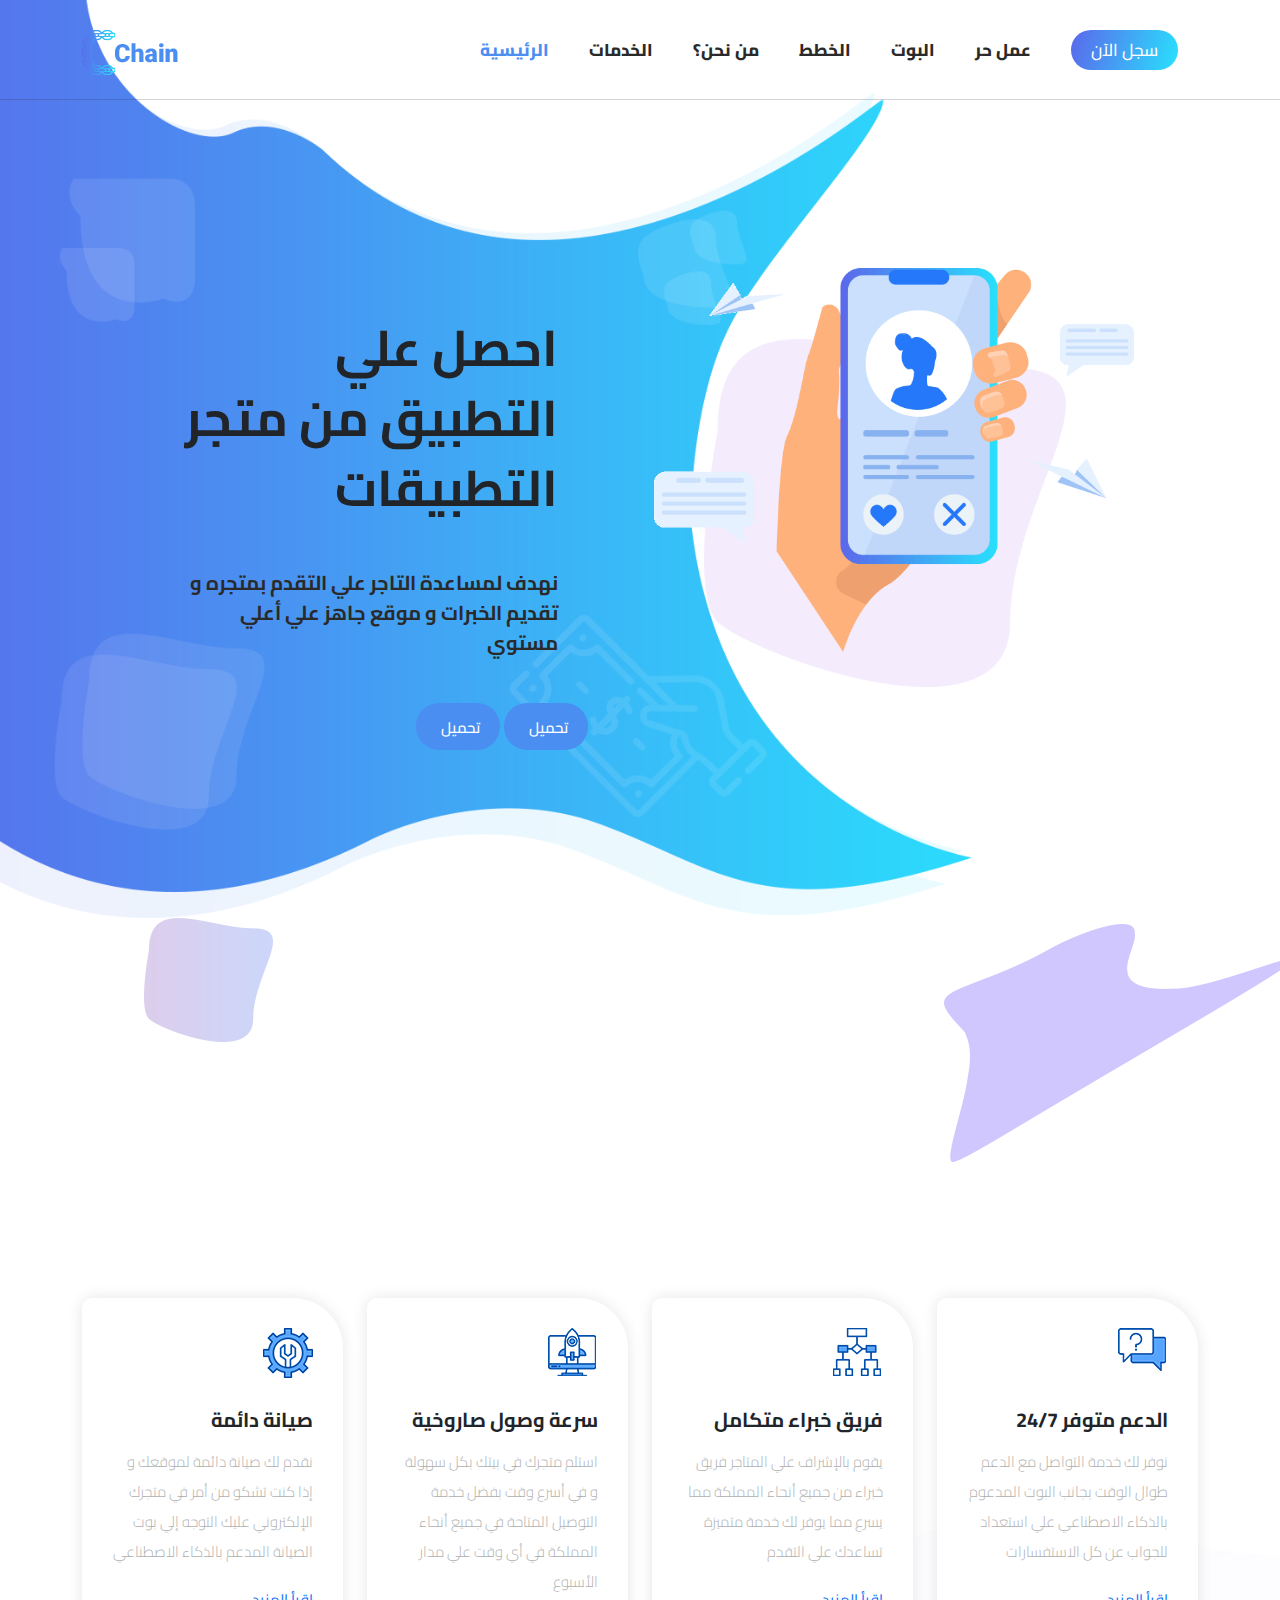
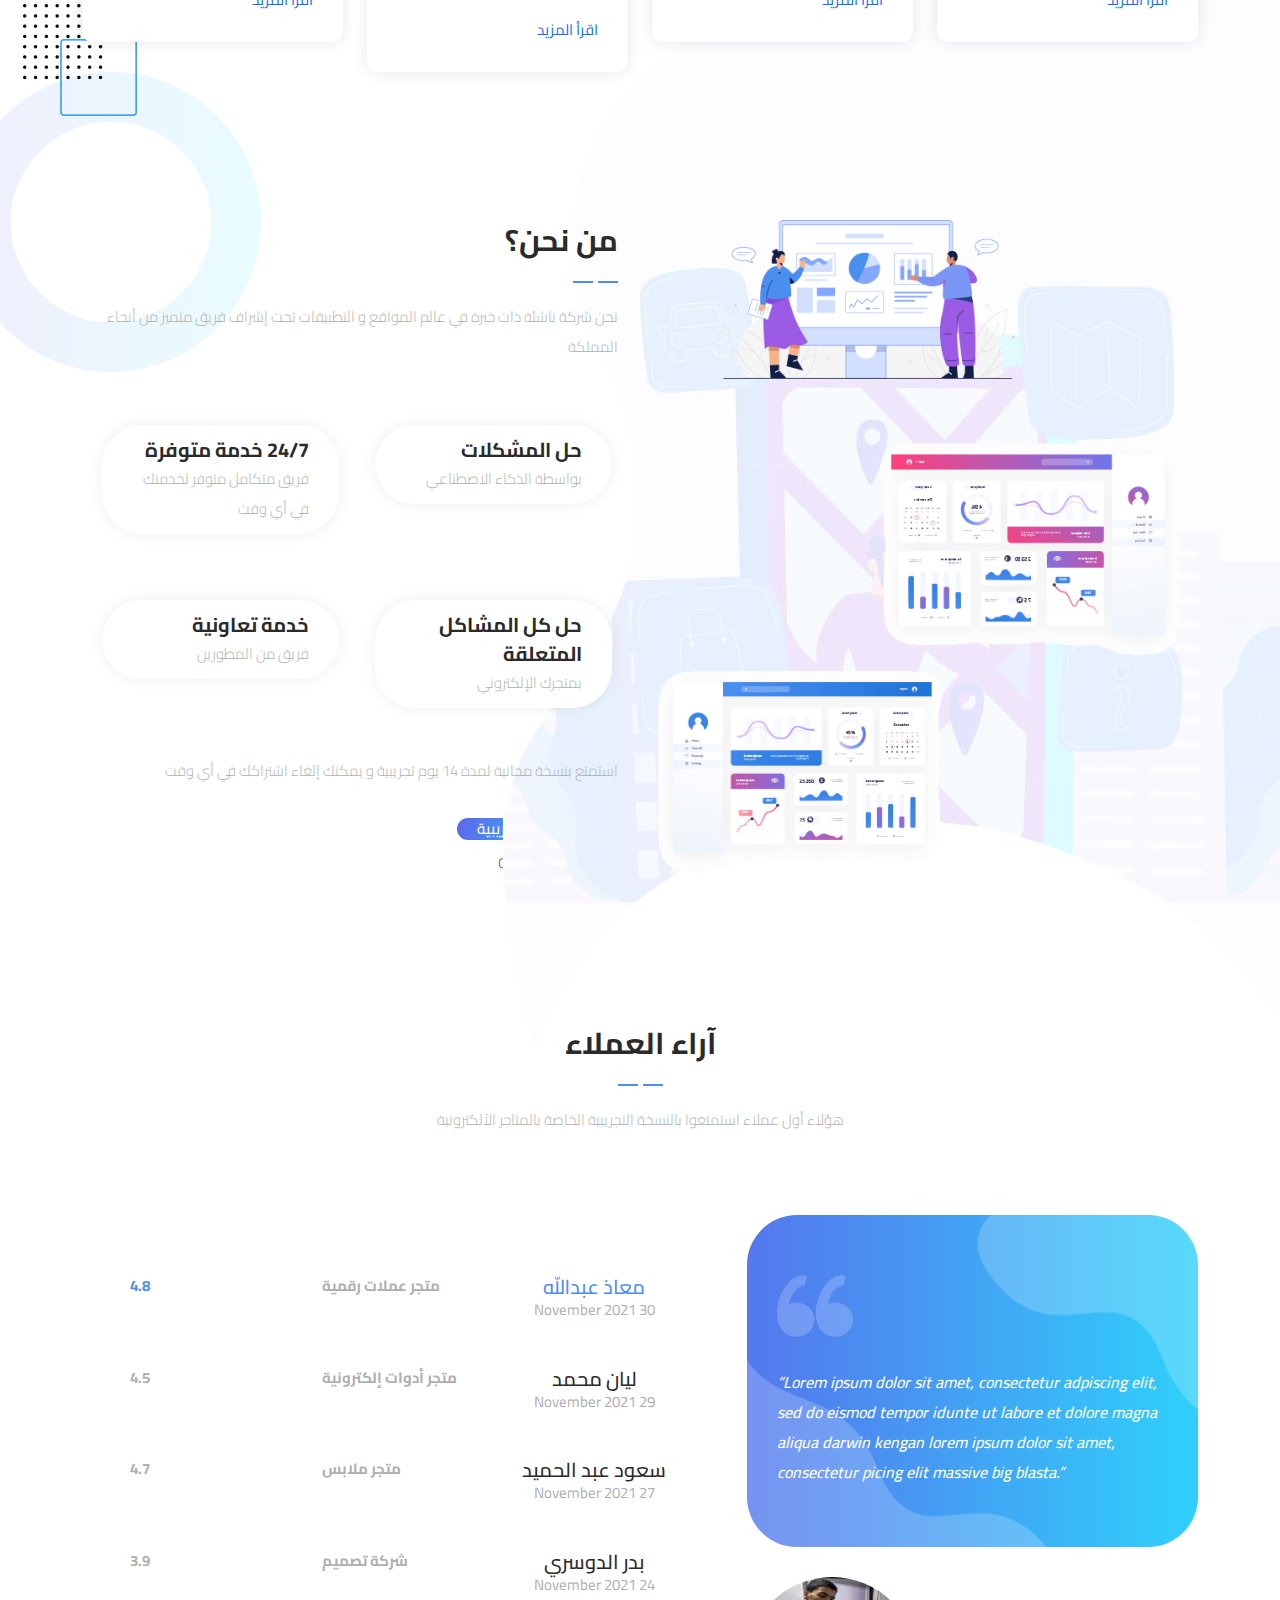
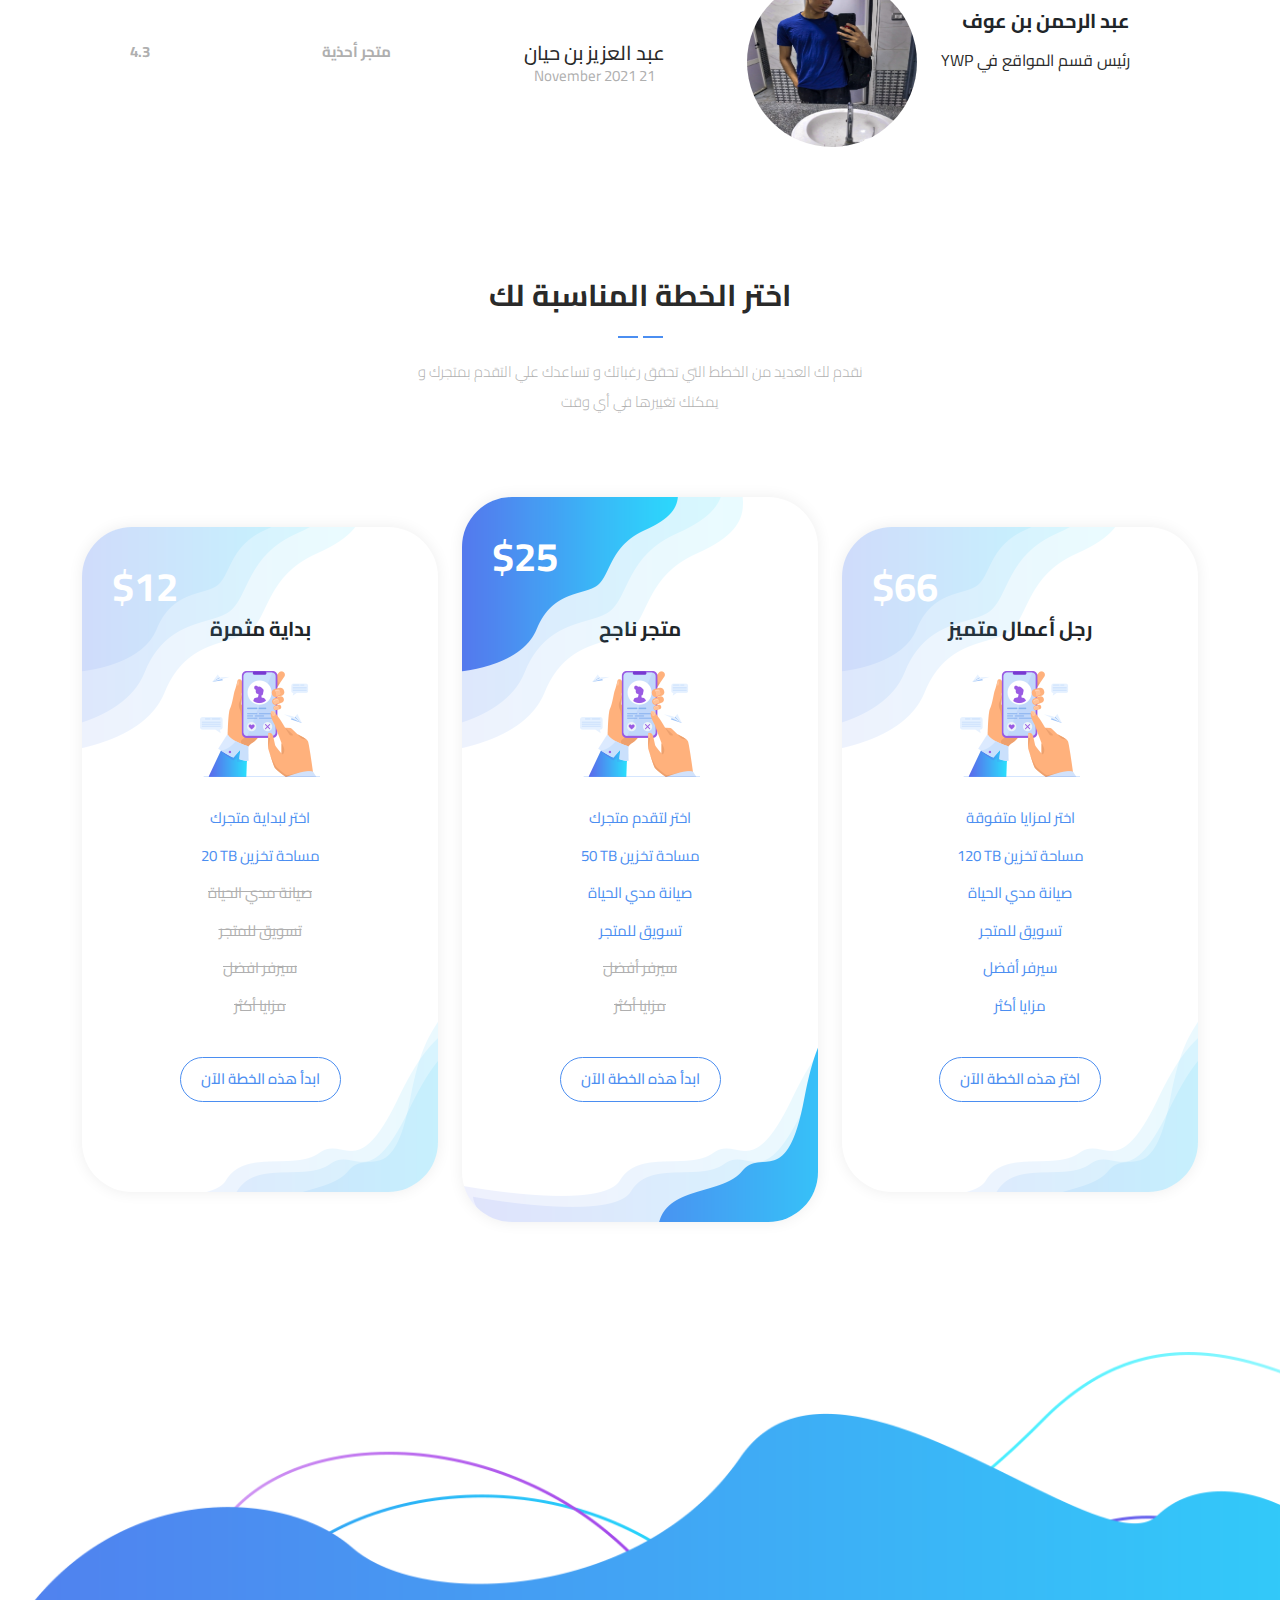
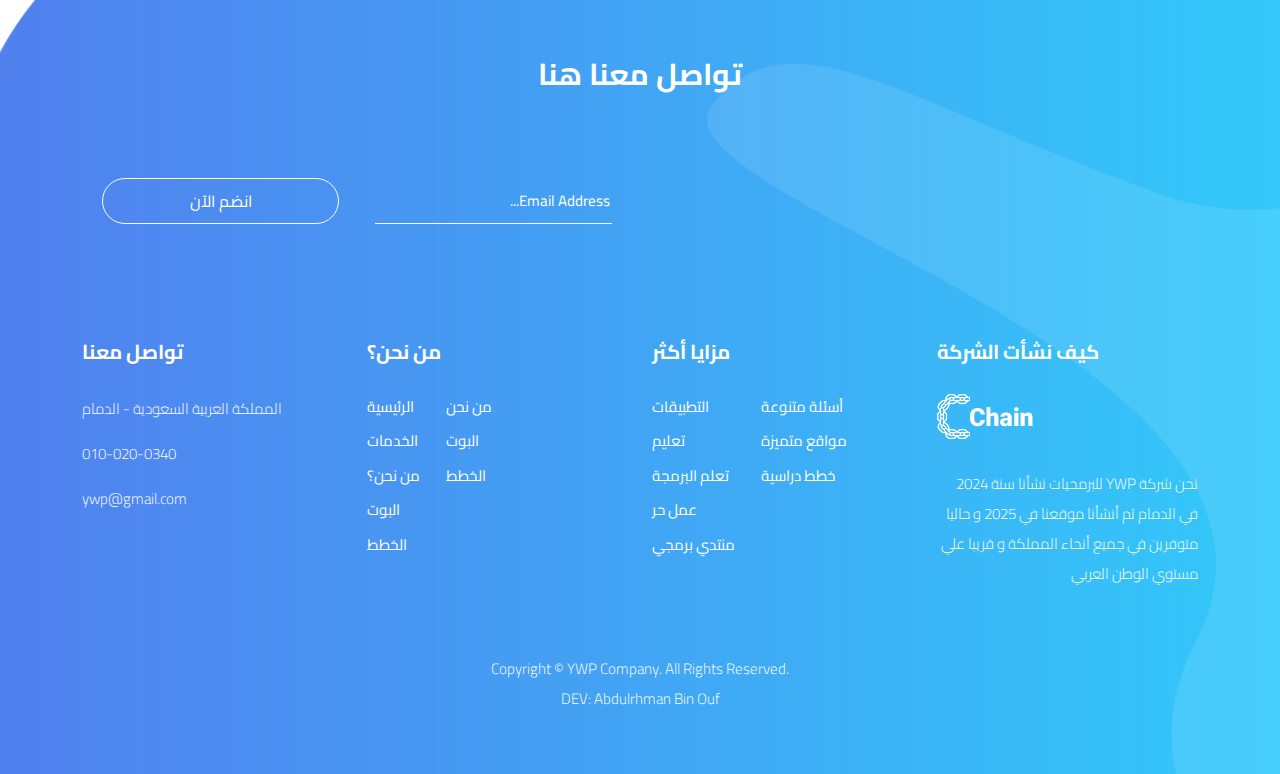
<file: index.html>
<!DOCTYPE html>
<html lang="en" >
    <head>

        <meta charset="UTF-8">
        <meta name="viewport" content="width=device-width, initial-scale=1, shrink-to-fit=no">
        <meta name="description" content="">
        <meta name="author" content="">
        <!-- fonts -->
        <link href="https://fonts.googleapis.com/css?family=Cairo&display=swap" rel="stylesheet"></link>

        <!-- <link rel="preconnect" href="https://fonts.googleapis.com">
        <link rel="preconnect" href="https://fonts.gstatic.com" crossorigin>
        <link href="https://fonts.googleapis.com/css2?family=Roboto:wght@100;300;400;500;700;900&display=swap" rel="stylesheet"> -->

        <title>YWP</title>

        <!-- Bootstrap core CSS -->
        <link href="vendor/bootstrap/css/bootstrap.min.css" rel="stylesheet">

        <!-- Additional CSS Files -->
        <link rel="stylesheet" href="https://use.fontawesome.com/releases/v5.8.1/css/all.css" integrity="sha384-50oBUHEmvpQ+1lW4y57PTFmhCaXp0ML5d60M1M7uH2+nqUivzIebhndOJK28anvf" crossorigin="anonymous">
        <link rel="stylesheet" href="assets/css/ywp.css">
        <link rel="stylesheet" href="assets/css/animated.css">
        <link rel="stylesheet" href="assets/css/owl.css">

    </head>

    <body>

    <!-- ***** Preloader Start ***** -->
    <div id="js-preloader" class="js-preloader">
        <div class="preloader-inner">
        <span class="dot"></span>
        <div class="dots">
            <span></span>
            <span></span>
            <span></span>
        </div>
        </div>
    </div>
    <!-- ***** Preloader End ***** -->

    <!-- ***** Header Area Start ***** -->
    <header class="header-area header-sticky wow slideInDown" data-wow-duration="0.75s" data-wow-delay="0s">
        <div class="container">
        <div class="row">
            <div class="col-12">
            <nav class="main-nav">
                <!-- ***** Logo Start ***** -->
                <a href="index.html" class="logo">
                <img src="assets/images/logo.png" alt="Chain App Dev">
                </a>
                <!-- ***** Logo End ***** -->
                <!-- ***** Menu Start ***** -->
                <ul class="nav">
                <li class="scroll-to-section"><a href="#top" class="active">الرئيسية</a></li>
                <li class="scroll-to-section"><a href="#services">الخدمات</a></li>
                <li class="scroll-to-section"><a href="#about">من نحن؟</a></li>
                <li class="scroll-to-section"><a href="#pricing">الخطط</a></li>
                <li class="scroll-to-section"><a href="#newsletter">البوت</a></li>
                <li class="scroll-to-section"><a href="html/freelancers.html">عمل حر</a></li>
                <li><div class="gradient-button"><a id="modal_trigger" href="html/login.html" target="_blank" rel="noopener noreferrer"><i class="fa fa-sign-in-alt"></i> سجل الآن</a></div></li> 
                </ul>        
                <a class='menu-trigger'>
                    <span>القائمة</span>
                </a>
                <!-- ***** Menu End ***** -->
            </nav>
            </div>
        </div>
        </div>
    </header>
    <!-- ***** Header Area End ***** -->
    </i>
    <!-- <div id="modal" class="popupContainer" style="display:none;" style="border-radius: 10px;">
        <div class="popupHeader">
            <span class="header_title">تسجيل الدخول</span>
            <span class="modal_close"><i class="fa fa-times"></i></span>
        </div>

        <section class="popupBody" style="border-radius: 30px;"> -->
            <!-- Social Login -->
            <!-- <div class="social_login">
                <div class="">
                    <a href="#" class="social_box fb">
                        <span class="icon"><i class="fab fa-facebook"></i></span>
                        <span class="icon_title">سجل بحساب الفيسبوك</span>

                    </a>

                    <a href="#" class="social_box google">
                        <span class="icon"><i class="fab fa-google-plus"></i></span>
                        <span class="icon_title">سجل بحساب جوجل</span>
                    </a>
                </div>

                <div class="centeredText">
                    <span>أو بالإيميل الخاص بك</span>
                </div>

                <div class="action_btns">
                    <div class="one_half"><a href="#" id="login_form" class="btn">تسجيل الدخول</a></div>
                    <div class="one_half last"><a href="#" id="register_form" class="btn">أنشئ حساب</a></div>
                </div>
            </div> -->

            <!-- Username & Password Login form -->
            <!-- <div class="user_login" style="border-radius: 10px;">
                <form>
                    <label>الاسم</label>
                    <input type="text" />
                    <br />

                    <label>الرقم السري</label>
                    <input type="password" />
                    <br />

                    <div class="checkbox">
                        <input id="remember" type="checkbox" style="border-radius: 10px;" />
                        <label for="remember">تذكر هذا الجهاز</label>
                    </div>

                    <div class="action_btns">
                        <div class="one_half"><a href="#" class="btn back_btn"><i class="fa fa-angle-double-left"></i> Back</a></div>
                        <div class="one_half last"><a href="#" class="btn btn_red">Login</a></div>
                    </div>
                </form>

                <a href="#" class="forgot_password">نسيت الرقم السري؟</a>
            </div> -->

            <!-- Register Form -->
            <!-- <div class="user_register">
                <form>
                    <label>الاسم بالكامل</label>
                    <input type="text" style="border-radius: 10px;" />
                    <br />

                    <label>الايميل</label>
                    <input type="email" />
                    <br />

                    <label>الرقم السري</label>
                    <input type="password" />
                    <br />

                    <div class="checkbox">
                        <input id="send_updates" type="checkbox" />
                        <label for="send_updates">أرسل ايميل تأكيد</label>
                    </div>

                    <div class="action_btns">
                        <div class="one_half"><a href="#" class="btn back_btn"><i class="fa fa-angle-double-left"></i> رجوع</a></div>
                        <div class="one_half last"><a href="#" class="btn btn_red">تسجيل</a></div>
                    </div>
                </form>
            </div>
        </section>
    </div> -->

    <div class="main-banner wow fadeIn" id="top" data-wow-duration="1s" data-wow-delay="0.5s">
        <div class="container">
        <div class="row">
            <div class="col-lg-12">
            <div class="row">
                <div class="col-lg-6 align-self-center">
                <div class="left-content show-up header-text wow fadeInLeft" data-wow-duration="1s" data-wow-delay="1s">
                    <div class="row">
                    <div class="col-lg-12">
                        <h2>احصل علي التطبيق من متجر التطبيقات</h2>
                        <p>نهدف لمساعدة التاجر علي التقدم بمتجره و تقديم الخبرات و موقع جاهز علي أعلي مستوي </p>
                    </div>
                    <div class="col-lg-12">
                        <div class="white-button first-button scroll-to-section">
                        <a href="#contact">تحميل <i class="fab fa-apple"></i></a>
                        </div>
                        <div class="white-button scroll-to-section">
                        <a href="#contact">تحميل <i class="fab fa-google-play"></i></a>
                        </div>
                    </div>
                    </div>
                </div>
                </div>
                <div class="col-lg-6">
                <div class="right-image wow fadeInRight" data-wow-duration="1s" data-wow-delay="0.5s">
                    <img src="assets/images/slider-dec.png" alt="">
                </div>
                </div>
            </div>
            </div>
        </div>
        </div>
    </div>

    <div id="services" class="services section">
        <div class="container">
        <div class="row">
            <div class="col-lg-8 offset-lg-2">
            <div class="section-heading  wow fadeInDown" data-wow-duration="1s" data-wow-delay="0.5s">
                <h4>خدمات <em>علي أعلي مستوي &amp; ميزات</em> متوفرة لك</h4>
                <img src="assets/images/heading-line-dec.png" alt="">
                <p>احصل علي متجر إلكتروني علي أعلي مستوي بالاشتراك في موقعنا بالإضافة إلي مميزات أخري مدعومة بالذكاء الاصطناعي و نساعدك علي الارتقاء بمتجرك و التسويق إليه</p>
            </div>
            </div>
        </div>
        </div>
        <div class="container">
        <div class="row">
            <div class="col-lg-3">
            <div class="service-item first-service">
                <div class="icon"></div>
                <h4>صيانة دائمة</h4>
                <p>نقدم لك صيانة دائمة لموقعك و إذا كنت تشكو من أمر في متجرك الإلكتروني عليك التوجه إلي بوت الصيانة المدعم بالذكاء الاصطناعي</p>
                <div class="text-button">
                <a href="#">اقرأ المزيد <i class="fa fa-arrow-right"></i></a>
                </div>
            </div>
            </div>
            <div class="col-lg-3">
            <div class="service-item second-service">
                <div class="icon"></div>
                <h4>سرعة وصول صاروخية</h4>
                <p>استلم متجرك في بيتك بكل سهولة و في أسرع وقت بفضل خدمة التوصيل المتاحة في جميع أنحاء المملكة في أي وقت علي مدار الأسبوع</p>
                <div class="text-button">
                <a href="#">اقرأ المزيد <i class="fa fa-arrow-right"></i></a>
                </div>
            </div>
            </div>
            <div class="col-lg-3">
            <div class="service-item third-service">
                <div class="icon"></div>
                <h4>فريق خبراء متكامل</h4>
                <p>يقوم بالإشراف علي المتاجر فريق خبراء من جميع أنحاء المملكة مما يسرع مما يوفر لك خدمة متميزة تساعدك علي التقدم</p>
                <div class="text-button">
                <a href="#">اقرأ المزيد <i class="fa fa-arrow-right"></i></a>
                </div>
            </div>
            </div>
            <div class="col-lg-3">
            <div class="service-item fourth-service">
                <div class="icon"></div>
                <h4> الدعم  متوفر 24/7</h4>
                <p>نوفر لك خدمة التواصل مع الدعم طوال الوقت بجانب البوت المدعوم بالذكاء الاصطناعي علي استعداد للجواب عن كل الاستفسارات</p>
                <div class="text-button">
                <a href="#">اقرأ المزيد <i class="fa fa-arrow-right"></i></a>
                </div>
            </div>
            </div>
        </div>
        </div>
    </div>

    <div id="about" class="about-us section">
        <div class="container">
        <div class="row">
            <div class="col-lg-6 align-self-center">
            <div class="section-heading">
                <h4>من نحن؟</h4>
                <img src="assets/images/heading-line-dec.png" alt="">
                <p>نحن شركة ناشئة ذات خبرة في عالم المواقع و التطبيقات تحت إشراف فريق متميز من أنحاء المملكة</p>
            </div>
            <div class="row">
                <div class="col-lg-6">
                <div class="box-item">
                    <h4><a href="#">حل المشكلات</a></h4>
                    <p>بواسطة الذكاء الاصطناعي</p>
                </div>
                </div>
                <div class="col-lg-6">
                <div class="box-item">
                    <h4><a href="#">24/7 خدمة متوفرة</a></h4>
                    <p>فريق متكامل متوفر لخدمتك في أي وقت</p>
                </div>
                </div>
                <div class="col-lg-6">
                <div class="box-item">
                    <h4><a href="#">حل كل المشاكل المتعلقة </a></h4>
                    <p>بمتجرك الإلكتروني</p>
                </div>
                </div>
                <div class="col-lg-6">
                <div class="box-item">
                    <h4><a href="#">خدمة تعاونية</a></h4>
                    <p>فريق من المطورين</p>
                </div>
                </div>
                <div class="col-lg-12">
                    <p>استمتع بنسخة مجانية لمدة 14 يوم تجريبية و يمكنك إلغاء اشتراكك في أي وقت </p>
                    <div class="gradient-button">
                    <a href="#">ابدأ النسخة التجريبية</a>
                </div>
                <span> Credit Card Required</span>
                </div>
            </div>
            </div>
            <div class="col-lg-6">
            <div class="right-image">
                <img src="assets/images/about-right-dec.png" alt="">
            </div>
            </div>
        </div>
        </div>
    </div>

    <div id="clients" class="the-clients">
        <div class="container">
        <div class="row">
            <div class="col-lg-8 offset-lg-2">
            <div class="section-heading">
                <h4>آراء العملاء</h4>
                <img src="assets/images/heading-line-dec.png" alt="">
                <p>هؤلاء أول عملاء استمتعوا بالنسخة التجريبية الخاصة بالمتاجر الآلكترونية</p>
            </div>
            </div>
            <div class="col-lg-12">
            <div class="naccs">
                <div class="grid">
                <div class="row">
                    <div class="col-lg-7 align-self-center">
                    <div class="menu">
                        <div class="first-thumb active">
                        <div class="thumb">
                            <div class="row">
                            <div class="col-lg-4 col-sm-4 col-12" style="text-align: center;">
                                <h4>معاذ عبداللّه</h4>
                                <span class="date">30 November 2021</span>
                            </div>
                            <div class="col-lg-4 col-sm-4 d-none d-sm-block">
                                <span class="category">متجر عملات رقمية</span>
                            </div>
                            <div class="col-lg-4 col-sm-4 col-12">
                                <i class="fa fa-star"></i>
                                <i class="fa fa-star"></i>
                                <i class="fa fa-star"></i>
                                <i class="fa fa-star"></i>
                                <i class="fa fa-star"></i>
                                <span class="rating">4.8</span>
                            </div>
                            </div>
                        </div>
                        </div>
                        <div>
                        <div class="thumb">
                            <div class="row">
                            <div class="col-lg-4 col-sm-4 col-12" style="text-align: center;">
                                <h4>ليان محمد</h4>
                                <span class="date">29 November 2021</span>
                            </div>
                            <div class="col-lg-4 col-sm-4 d-none d-sm-block">
                                <span class="category">متجر أدوات إلكترونية</span>
                            </div>
                            <div class="col-lg-4 col-sm-4 col-12">
                                <i class="fa fa-star"></i>
                                <i class="fa fa-star"></i>
                                <i class="fa fa-star"></i>
                                <i class="fa fa-star"></i>
                                <i class="fa fa-star"></i>
                                <span class="rating">4.5</span>
                            </div>
                            </div>
                        </div>
                        </div>
                        <div>
                        <div class="thumb">
                            <div class="row">
                            <div class="col-lg-4 col-sm-4 col-12" style="text-align: center;">
                                <h4>سعود عبد الحميد</h4>
                                <span class="date">27 November 2021</span>
                            </div>
                            <div class="col-lg-4 col-sm-4 d-none d-sm-block">
                                <span class="category">متجر ملابس</span>
                            </div>
                            <div class="col-lg-4 col-sm-4 col-12">
                                <i class="fa fa-star"></i>
                                <i class="fa fa-star"></i>
                                <i class="fa fa-star"></i>
                                <i class="fa fa-star"></i>
                                <i class="fa fa-star"></i>
                                <span class="rating">4.7</span>
                            </div>
                            </div>
                        </div>
                        </div>
                        <div>
                        <div class="thumb">
                            <div class="row">
                            <div class="col-lg-4 col-sm-4 col-12" style="text-align: center;">
                                <h4>بدر الدوسري</h4>
                                <span class="date">24 November 2021</span>
                            </div>
                            <div class="col-lg-4 col-sm-4 d-none d-sm-block">
                                <span class="category">شركة تصميم</span>
                            </div>
                            <div class="col-lg-4 col-sm-4 col-12">
                                <i class="fa fa-star"></i>
                                <i class="fa fa-star"></i>
                                <i class="fa fa-star"></i>
                                <i class="fa fa-star"></i>
                                <i class="fa fa-star"></i>
                                <span class="rating">3.9</span>
                            </div>
                            </div>
                        </div>
                        </div>
                        <div class="last-thumb">
                        <div class="thumb">
                            <div class="row">
                            <div class="col-lg-4 col-sm-4 col-12" style="text-align: center;">
                                <h4>عبد العزيز بن حيان</h4>
                                <span class="date">21 November 2021</span>
                            </div>
                            <div class="col-lg-4 col-sm-4 d-none d-sm-block">
                                <span class="category">متجر أحذية</span>
                            </div>
                            <div class="col-lg-4 col-sm-4 col-12">
                                <i class="fa fa-star"></i>
                                <i class="fa fa-star"></i>
                                <i class="fa fa-star"></i>
                                <i class="fa fa-star"></i>
                                <i class="fa fa-star"></i>
                                <span class="rating">4.3</span>
                            </div>
                            </div>
                        </div>
                        </div>
                    </div>
                    </div> 
                    <div class="col-lg-5">
                    <ul class="nacc">
                        <li class="active">
                        <div>
                            <div class="thumb">
                            <div class="row">
                                <div class="col-lg-12">
                                <div class="client-content">
                                    <img src="assets/images/quote.png" alt="">
                                    <p>“Lorem ipsum dolor sit amet, consectetur adpiscing elit, sed do eismod tempor idunte ut labore et dolore magna aliqua darwin kengan
                                    lorem ipsum dolor sit amet, consectetur picing elit massive big blasta.”</p>
                                </div>
                                <div class="down-content">
                                    <img src="assets/images/٢٠٢٤٠٨٢٠_١٨١٤٤١.jpg" alt="">
                                    <div class="right-content" style="direction: rtl;">
                                    <h4>عبد الرحمن بن عوف</h4>
                                    <span>رئيس قسم المواقع في YWP</span>
                                    </div>
                                </div>
                                </div>
                            </div>
                            </div>
                        </div>
                        </li>
                        <li>
                            <div>
                                <div class="thumb">
                                <div class="row">
                                    <div class="col-lg-12">
                                    <div class="client-content">
                                        <img src="assets/images/quote.png" alt="">
                                        <p>“Lorem ipsum dolor sit amet, consectetur adpiscing elit, sed do eismod tempor idunte ut labore et dolore magna aliqua darwin kengan
                                        lorem ipsum dolor sit amet, consectetur picing elit massive big blasta.”</p>
                                    </div>
                                    <div class="down-content">
                                        <img src="assets/images/٢٠٢٤٠٨٢٠_١٨١٤٤١.jpg" alt="">
                                        <div class="right-content" style="direction: rtl;">
                                        <h4>عبد الرحمن بن عوف</h4>
                                        <span>رئيس قسم المواقع في YWP</span>
                                        </div>
                                    </div>
                                    </div>
                                </div>
                                </div>
                            </div>
                        </li>
                        <li>
                            <div>
                                <div class="thumb">
                                <div class="row">
                                    <div class="col-lg-12">
                                    <div class="client-content">
                                        <img src="assets/images/quote.png" alt="">
                                        <p>“Lorem ipsum dolor sit amet, consectetur adpiscing elit, sed do eismod tempor idunte ut labore et dolore magna aliqua darwin kengan
                                        lorem ipsum dolor sit amet, consectetur picing elit massive big blasta.”</p>
                                    </div>
                                    <div class="down-content">
                                        <img src="assets/images/٢٠٢٤٠٨٢٠_١٨١٤٤١.jpg" alt="">
                                        <div class="right-content" style="direction: rtl;">
                                        <h4>عبد الرحمن بن عوف</h4>
                                        <span>رئيس قسم المواقع في YWP</span>
                                        </div>
                                    </div>
                                    </div>
                                </div>
                                </div>
                            </div>
                        </li>
                        <li>
                            <div>
                                <div class="thumb">
                                <div class="row">
                                    <div class="col-lg-12">
                                    <div class="client-content">
                                        <img src="assets/images/quote.png" alt="">
                                        <p>“Lorem ipsum dolor sit amet, consectetur adpiscing elit, sed do eismod tempor idunte ut labore et dolore magna aliqua darwin kengan
                                        lorem ipsum dolor sit amet, consectetur picing elit massive big blasta.”</p>
                                    </div>
                                    <div class="down-content">
                                        <img src="assets/images/٢٠٢٤٠٨٢٠_١٨١٤٤١.jpg" alt="">
                                        <div class="right-content" style="direction: rtl;">
                                        <h4>عبد الرحمن بن عوف</h4>
                                        <span>رئيس قسم المواقع في YWP</span>
                                        </div>
                                    </div>
                                    </div>
                                </div>
                                </div>
                            </div>
                        </li>
                        <li>
                            <div>
                                <div class="thumb">
                                <div class="row">
                                    <div class="col-lg-12">
                                    <div class="client-content">
                                        <img src="assets/images/quote.png" alt="">
                                        <p>“Lorem ipsum dolor sit amet, consectetur adpiscing elit, sed do eismod tempor idunte ut labore et dolore magna aliqua darwin kengan
                                        lorem ipsum dolor sit amet, consectetur picing elit massive big blasta.”</p>
                                    </div>
                                    <div class="down-content">
                                        <img src="assets/images/٢٠٢٤٠٨٢٠_١٨١٤٤١.jpg" alt="">
                                        <div class="right-content" style="direction: rtl;">
                                        <h4>عبد الرحمن بن عوف</h4>
                                        <span>رئيس قسم المواقع في YWP</span>
                                        </div>
                                    </div>
                                    </div>
                                </div>
                                </div>
                            </div>
                        </li>
                    </ul>
                    </div>          
                </div>
                </div>
            </div>
            </div>
        </div>
        </div>
    </div>

    <div id="pricing" class="pricing-tables">
        <div class="container">
        <div class="row">
            <div class="col-lg-8 offset-lg-2">
            <div class="section-heading">
                <h4>اختر الخطة المناسبة لك</h4>
                <img src="assets/images/heading-line-dec.png" alt="">
                <p>نقدم لك العديد من الخطط التي تحقق رغباتك و تساعدك علي التقدم بمتجرك و يمكنك تغييرها في أي وقت</p>
            </div>
            </div>
            <div class="col-lg-4">
            <div class="pricing-item-regular">
                <span class="price">$12</span>
                <h4>بداية مثمرة</h4>
                <div class="icon">
                <img src="assets/images/pricing-table-01.png" alt="">
                </div>
                <ul>
                <li>اختر لبداية متجرك</li>
                <li>20 TB مساحة تخزين</li>
                <li class="non-function">صيانة مدي الحياة</li>
                <li class="non-function">تسويق للمتجر</li>
                <li class="non-function">سيرفر افضل</li>
                <li class="non-function">مزايا أكثر</li>
                </ul>
                <div class="border-button">
                <a href="#">ابدأ هذه الخطة الآن</a>
                </div>
            </div>
            </div>
            <div class="col-lg-4">
            <div class="pricing-item-pro">
                <span class="price">$25</span>
                <h4>متجر ناجح</h4>
                <div class="icon">
                <img src="assets/images/pricing-table-01.png" alt="">
                </div>
                <ul>
                <li>اختر لتقدم متجرك</li>
                <li>50 TB مساحة تخزين</li>
                <li>صيانة مدي الحياة</li>
                <li>تسويق للمتجر</li>
                <li class="non-function">سيرفر أفضل</li>
                <li class="non-function">مزايا أكثر</li>
                </ul>
                <div class="border-button">
                <a href="#">ابدأ هذه الخطة الآن</a>
                </div>
            </div>
            </div>
            <div class="col-lg-4">
            <div class="pricing-item-regular">
                <span class="price">$66</span>
                <h4>رجل أعمال متميز</h4>
                <div class="icon">
                <img src="assets/images/pricing-table-01.png" alt="">
                </div>
                <ul>
                <li>اختر لمزايا متفوقة</li>
                <li>120 TB مساحة تخزين</li>
                <li>صيانة مدي الحياة</li>
                <li>تسويق للمتجر</li>
                <li>سيرفر أفضل</li>
                <li>مزايا أكثر</li>
                </ul>
                <div class="border-button">
                <a href="#">اختر هذه الخطة الآن</a>
                </div>
            </div>
            </div>
        </div>
        </div>
    </div> 

    <footer id="newsletter">
        <div class="container">
        <div class="row">
            <div class="col-lg-8 offset-lg-2">
            <div class="section-heading">
                <h4>تواصل معنا هنا</h4>
            </div>
            </div>
            <div class="col-lg-6 offset-lg-3">
            <form id="search" action="#" method="GET">
                <div class="row">
                <div class="col-lg-6 col-sm-6">
                    <fieldset>
                    <input type="address" name="address" class="email" placeholder="Email Address..." autocomplete="on" required>
                    </fieldset>
                </div>
                <div class="col-lg-6 col-sm-6">
                    <fieldset>
                    <button type="submit" class="main-button">انضم الآن <i class="fa fa-angle-right"></i></button>
                    </fieldset>
                </div>
                </div>
            </form>
            </div>
        </div>
        <div class="row">
            <div class="col-lg-3">
            <div class="footer-widget">
                <h4>تواصل معنا</h4>
                <p>المملكة العربية السعودية - الدمام</p>
                <p><a href="#">010-020-0340</a></p>
                <p><a href="#">ywp@gmail.com</a></p>
            </div>
            </div>
            <div class="col-lg-3">
            <div class="footer-widget">
                <h4>من نحن؟</h4>
                <ul>
                <li><a href="#">الرئيسية</a></li>
                <li><a href="#">الخدمات</a></li>
                <li><a href="#">من نحن؟</a></li>
                <li><a href="#">البوت</a></li>
                <li><a href="#">الخطط</a></li>
                </ul>
                <ul>
                <li><a href="#">من نحن</a></li>
                <li><a href="#">البوت</a></li>
                <li><a href="#">الخطط</a></li>
                </ul>
            </div>
            </div>
            <div class="col-lg-3">
            <div class="footer-widget">
                <h4>مزايا أكثر</h4>
                <ul>
                <li><a href="#">التطبيقات</a></li>
                <li><a href="#">تعليم</a></li>
                <li><a href="#">تعلم البرمجة</a></li>
                <li><a href="#">عمل حر</a></li>
                <li><a href="#">منتدي برمجي</a></li>
                </ul>
                <ul>
                <li><a href="#">أسئلة متنوعة</a></li>
                <li><a href="#">مواقع متميزة</a></li>
                <li><a href="#">خطط دراسية</a></li>
                </ul>
            </div>
            </div>
            <div class="col-lg-3">
            <div class="footer-widget">
                <h4>كيف نشأت الشركة</h4>
                <div class="logo">
                <img src="assets/images/white-logo.png" alt="">
                </div>
                <p style="direction: rtl;">نحن شركة  YWP للبرمحيات نشأنا سنة 2024 في الدمام ثم أنشأنا موقعنا في 2025 و حاليا متوفرين في جميع أنحاء المملكة و قريبا علي مستوي الوطن العربي </p>
            </div>
            </div>
            <div class="col-lg-12">
            <div class="copyright-text">
                <p>Copyright © YWP Company. All Rights Reserved. 
            <br>DEV: Abdulrhman Bin Ouf</p>
            </div>
            </div>
        </div>
        </div>
    </footer>


    <!-- Scripts -->
    <script src="vendor/jquery/jquery.min.js"></script>
    <script src="vendor/bootstrap/js/bootstrap.bundle.min.js"></script>
    <script src="assets/js/owl-carousel.js"></script>
    <script src="assets/js/animation.js"></script>
    <script src="assets/js/imagesloaded.js"></script>
    <script src="assets/js/popup.js"></script>
    <script src="assets/js/custom.js"></script>
    </body>
</html>
</file>
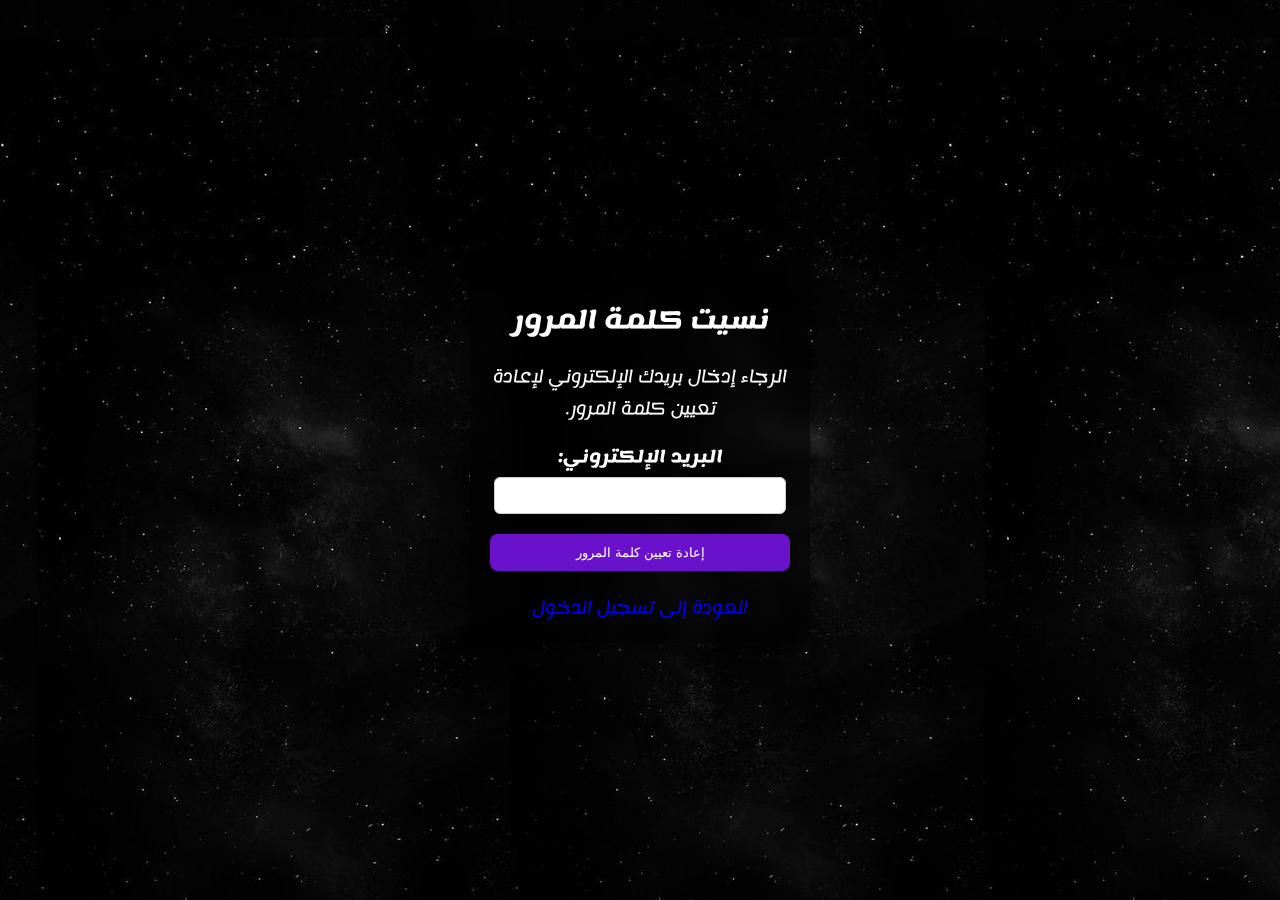
<file: html/forget.html>
<!DOCTYPE html>
<html lang="en" dir="rtl">
    <head>
        <meta charset="UTF-8">
        <meta name="viewport" content="width=device-width, initial-scale=1.0">
        <!-- fonts -->
        <link href="https://fonts.googleapis.com/css?family=Lemonada&display=swap" rel="stylesheet"></link>
        <link rel="preconnect" href="https://fonts.googleapis.com">
        <link rel="preconnect" href="https://fonts.gstatic.com" crossorigin>
        <link href="https://fonts.googleapis.com/css2?family=Lalezar&family=Lora:ital,wght@0,400..700;1,400..700&family=Oswald:wght@200..700&family=Playwrite+VN:wght@100..400&family=Rubik:ital,wght@0,300..900;1,300..900&family=Work+Sans:ital,wght@0,100..900;1,100..900&display=swap" rel="stylesheet">
        <title>نسيت الرقم السري؟</title>
        <link rel="stylesheet" href="../assets/css/forget.css">
    </head>
    <body>
        <div class="forgot-password-container">
            <h2>نسيت كلمة المرور</h2>
            <p>الرجاء إدخال بريدك الإلكتروني لإعادة تعيين كلمة المرور.</p>
            <form id="forgotPasswordForm">
                <label for="email">البريد الإلكتروني:</label>
                <input type="email" id="email" name="email" required>
                <button type="submit">إعادة تعيين كلمة المرور</button>
            </form>
            <div id="message"></div>
            <a href="login.html" target="_blank" rel="noopener noreferrer">العودة إلى تسجيل الدخول</a>
        </div>
        <script src="../assets/js/forget.js"></script>
    </body>
</html>
</file>
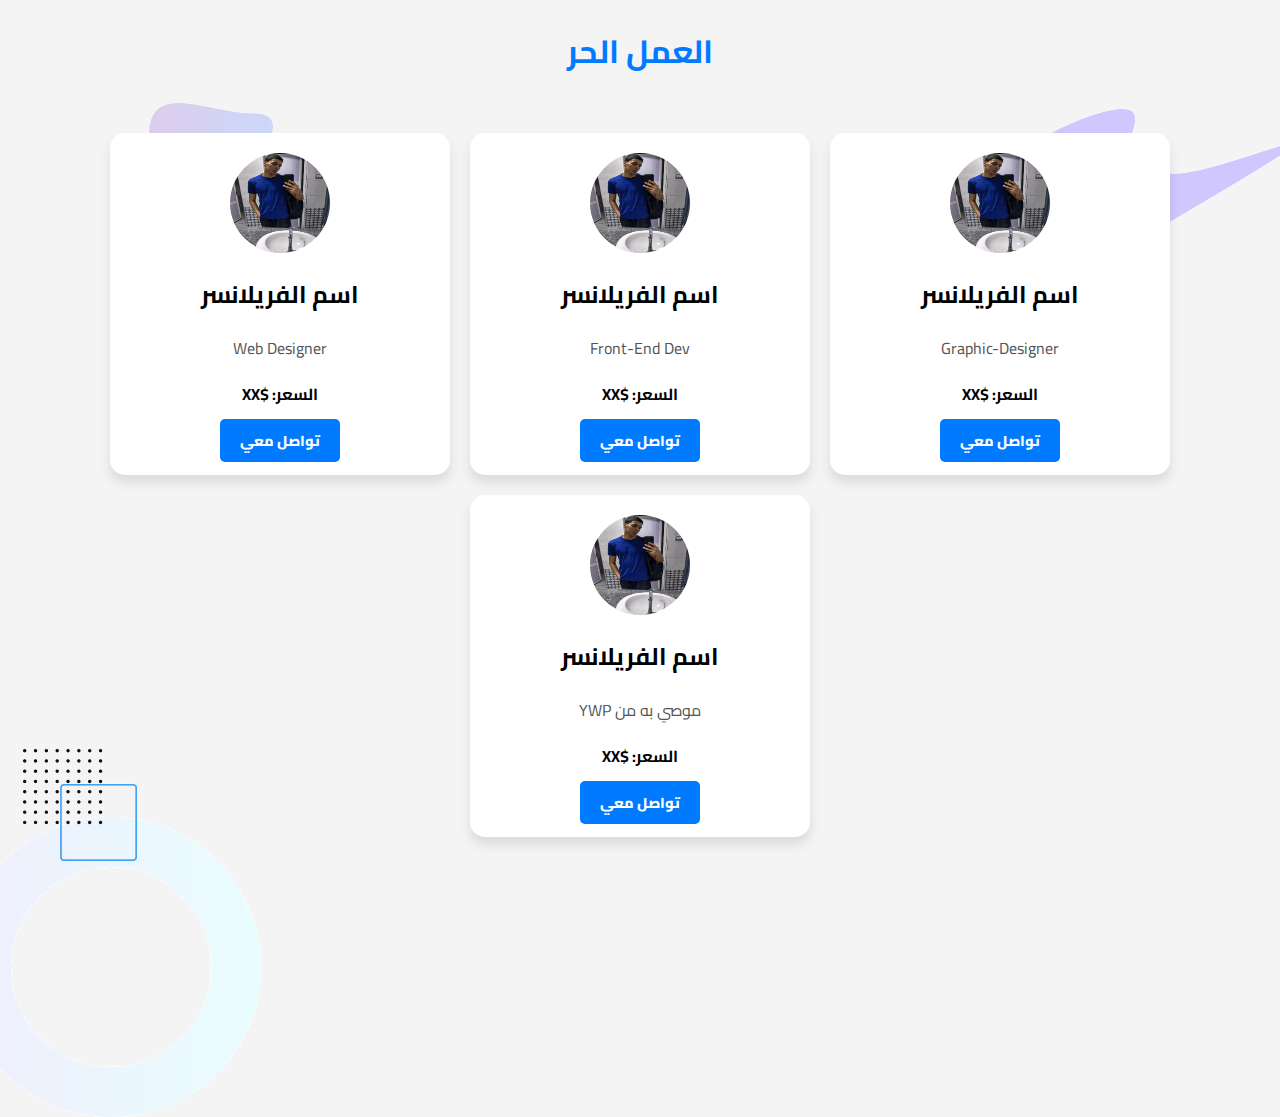
<file: html/freelancers.html>
<!DOCTYPE html>
<html lang="ar" dir="rtl">
<head>
    <meta charset="UTF-8">
    <meta name="viewport" content="width=device-width, initial-scale=1.0">
    <title>صفحة الفريلانسرز</title>
    <link href="https://fonts.googleapis.com/css?family=Cairo&display=swap" rel="stylesheet"></link>
    <link rel="stylesheet" href="../assets/css/freelancers.css">
</head>
<body>

    <h1>العمل الحر</h1>

    <div class="container">
        <div class="card" id="card">
            <img src="../assets/images/٢٠٢٤٠٨٢٠_١٨١٤٤١.jpg" alt="صورة الفريلانسر">
            <h2>اسم الفريلانسر</h2>
            <p>Graphic-Designer</p>
            <p class="price">السعر: $XX</p>
            <a href="graphic.html" target="_blank" rel="noopener noreferrer">تواصل معي</a>
        </div>
        <div class="card" id="card">
            <img src="../assets/images/٢٠٢٤٠٨٢٠_١٨١٤٤١.jpg" alt="صورة الفريلانسر">
            <h2>اسم الفريلانسر</h2>
            <p>Front-End Dev</p>
            <p class="price">السعر: $XX</p>
            <a href="front-end.html" target="_blank" rel="noopener noreferrer">تواصل معي</a>
        </div>
        <div class="card" id="card">
            <img src="../assets/images/٢٠٢٤٠٨٢٠_١٨١٤٤١.jpg" alt="صورة الفريلانسر">
            <h2>اسم الفريلانسر</h2>
            <p>Web Designer</p>
            <p class="price">السعر: $XX</p>
            <a href="web-designer.html" target="_blank" rel="noopener noreferrer">تواصل معي</a>
        </div>
        <div class="card" id="card">
            <img src="../assets/images/٢٠٢٤٠٨٢٠_١٨١٤٤١.jpg" alt="صورة الفريلانسر">
            <h2>اسم الفريلانسر</h2>
            <p>موصي به من YWP</p>
            <p class="price">السعر: $XX</p>
            <a href="teamywp.html" target="_blank" rel="noopener noreferrer">تواصل معي</a>
        </div>
    </div>

    <script src="../assets/js/freelancer.js"></script>
</body>
</html>
</file>
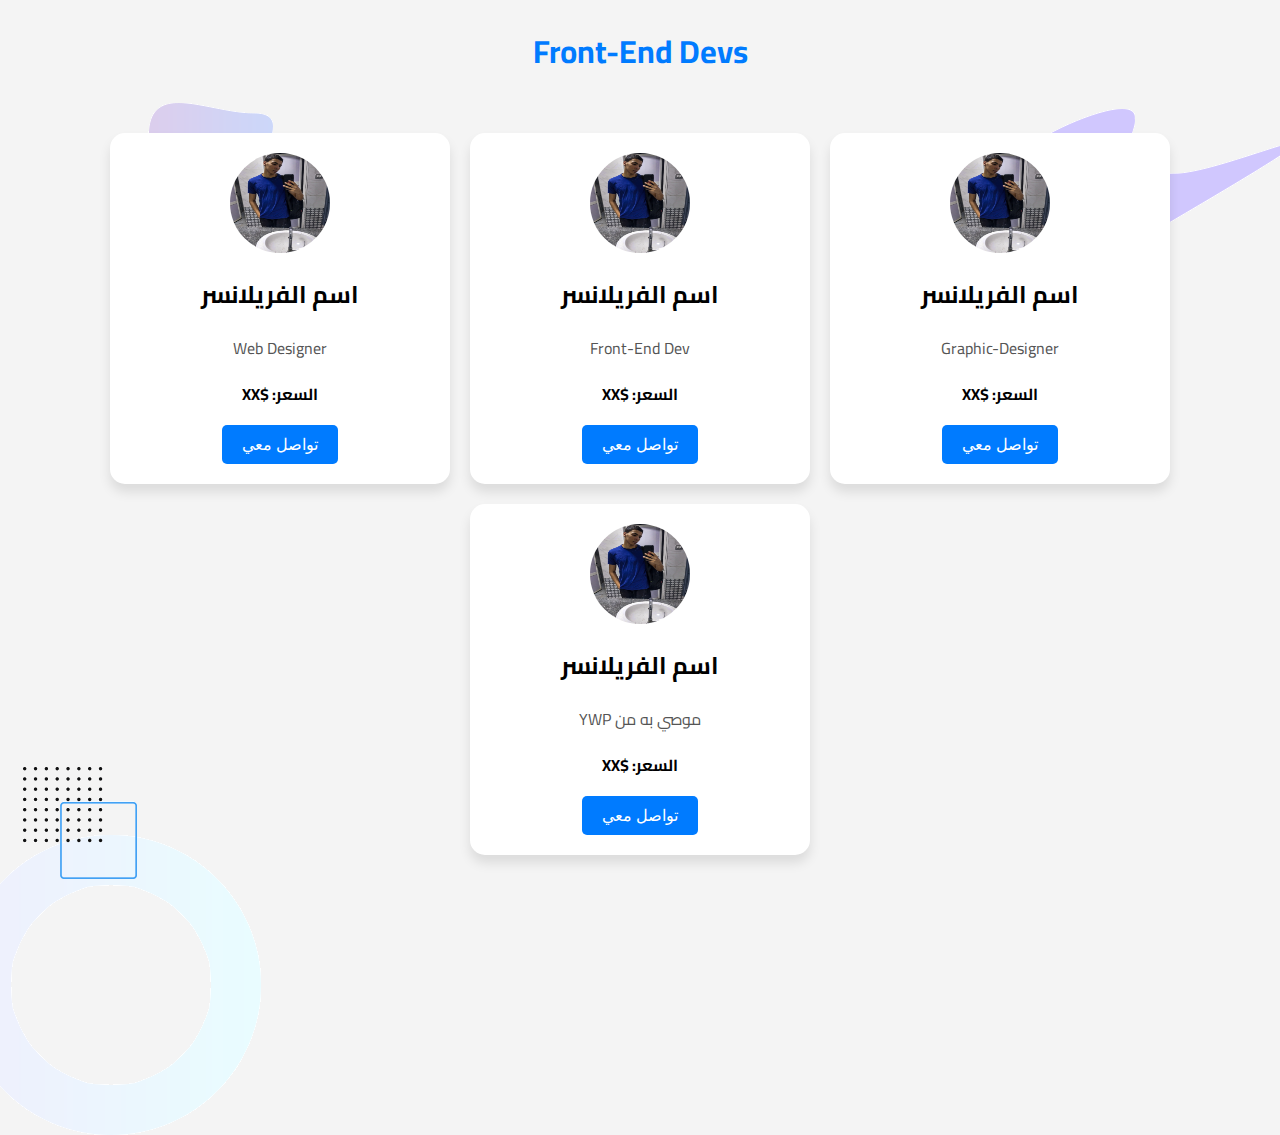
<file: html/front-end.html>
<!DOCTYPE html>
<html lang="ar" dir="rtl">
<head>
    <meta charset="UTF-8">
    <meta name="viewport" content="width=device-width, initial-scale=1.0">
    <title>صفحة الفريلانسرز</title>
    <link href="https://fonts.googleapis.com/css?family=Cairo&display=swap" rel="stylesheet"></link>
    <link rel="stylesheet" href="../assets/css/freelancers.css">
</head>
<body>

    <h1>Front-End Devs</h1>

    <div class="container">
        <div class="card" id="card">
            <img src="../assets/images/٢٠٢٤٠٨٢٠_١٨١٤٤١.jpg" alt="صورة الفريلانسر">
            <h2>اسم الفريلانسر</h2>
            <p>Graphic-Designer</p>
            <p class="price">السعر: $XX</p>
            <button onclick="contactFreelancer('اسم الفريلانسر')">تواصل معي</button>
        </div>
        <div class="card" id="card">
            <img src="../assets/images/٢٠٢٤٠٨٢٠_١٨١٤٤١.jpg" alt="صورة الفريلانسر">
            <h2>اسم الفريلانسر</h2>
            <p>Front-End Dev</p>
            <p class="price">السعر: $XX</p>
            <button onclick="contactFreelancer('اسم الفريلانسر')">تواصل معي</button>
        </div>
        <div class="card" id="card">
            <img src="../assets/images/٢٠٢٤٠٨٢٠_١٨١٤٤١.jpg" alt="صورة الفريلانسر">
            <h2>اسم الفريلانسر</h2>
            <p>Web Designer</p>
            <p class="price">السعر: $XX</p>
            <button onclick="contactFreelancer('اسم الفريلانسر')">تواصل معي</button>
        </div>
        <div class="card" id="card">
            <img src="../assets/images/٢٠٢٤٠٨٢٠_١٨١٤٤١.jpg" alt="صورة الفريلانسر">
            <h2>اسم الفريلانسر</h2>
            <p>موصي به من YWP</p>
            <p class="price">السعر: $XX</p>
            <button onclick="contactFreelancer('اسم الفريلانسر')">تواصل معي</button>
        </div>
    </div>

    <script src="../assets/js/freelancer.js"></script>
</body>
</html>
</file>
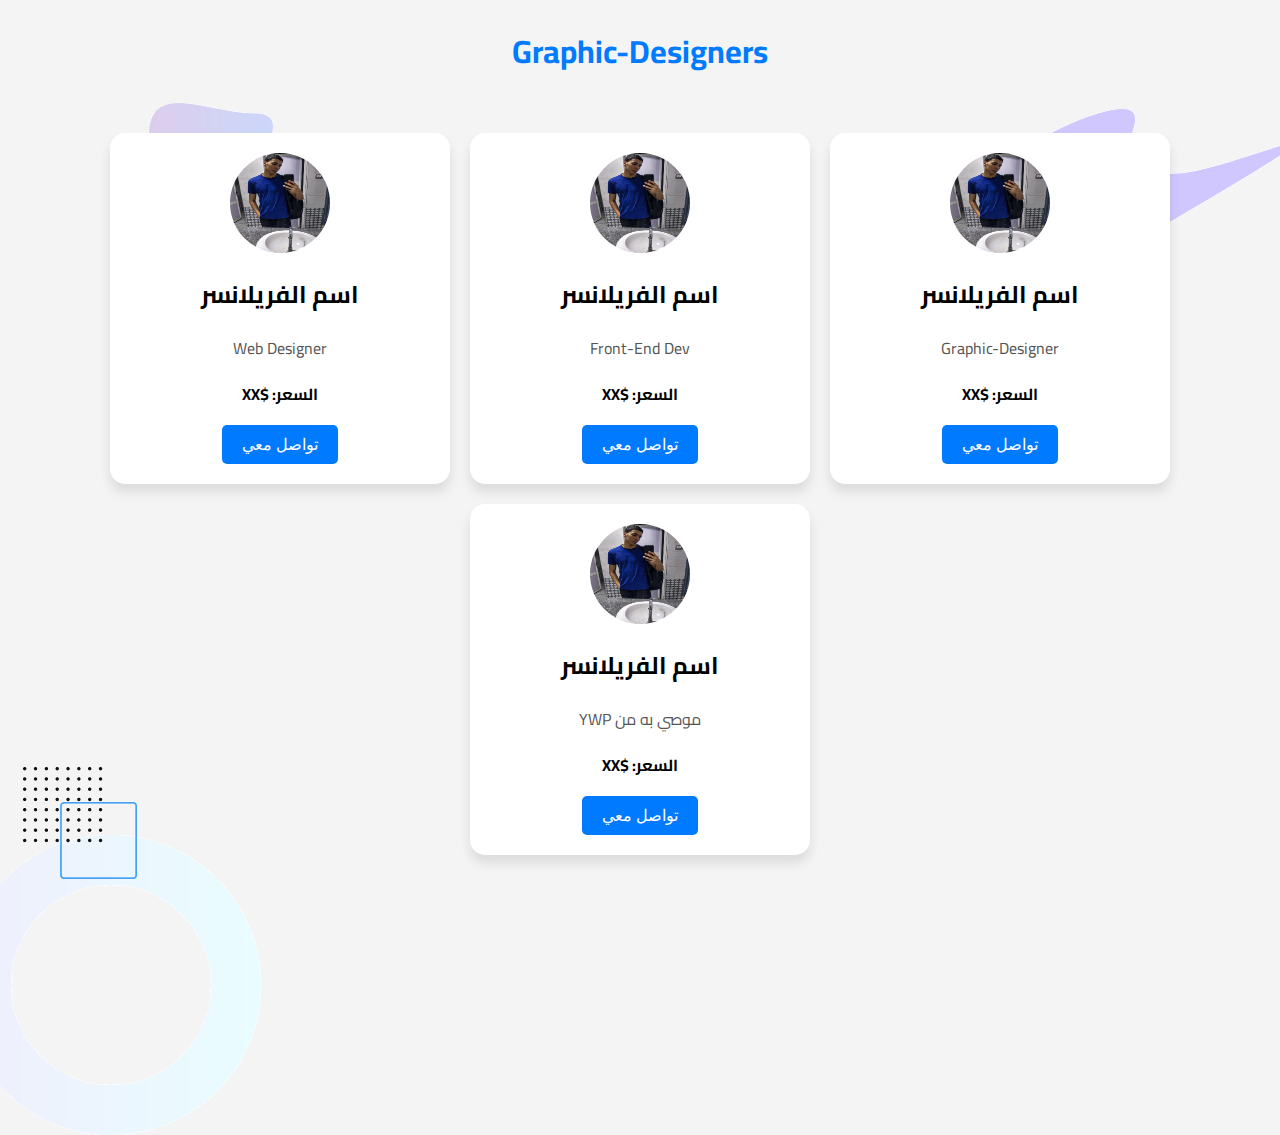
<file: html/graphic.html>
<!DOCTYPE html>
<html lang="ar" dir="rtl">
<head>
    <meta charset="UTF-8">
    <meta name="viewport" content="width=device-width, initial-scale=1.0">
    <title>صفحة الفريلانسرز</title>
    <link href="https://fonts.googleapis.com/css?family=Cairo&display=swap" rel="stylesheet"></link>
    <link rel="stylesheet" href="../assets/css/freelancers.css">
</head>
<body>

    <h1>Graphic-Designers</h1>

    <div class="container">
        <div class="card" id="card">
            <img src="../assets/images/٢٠٢٤٠٨٢٠_١٨١٤٤١.jpg" alt="صورة الفريلانسر">
            <h2>اسم الفريلانسر</h2>
            <p>Graphic-Designer</p>
            <p class="price">السعر: $XX</p>
            <button onclick="contactFreelancer('اسم الفريلانسر')">تواصل معي</button>
        </div>
        <div class="card" id="card">
            <img src="../assets/images/٢٠٢٤٠٨٢٠_١٨١٤٤١.jpg" alt="صورة الفريلانسر">
            <h2>اسم الفريلانسر</h2>
            <p>Front-End Dev</p>
            <p class="price">السعر: $XX</p>
            <button onclick="contactFreelancer('اسم الفريلانسر')">تواصل معي</button>
        </div>
        <div class="card" id="card">
            <img src="../assets/images/٢٠٢٤٠٨٢٠_١٨١٤٤١.jpg" alt="صورة الفريلانسر">
            <h2>اسم الفريلانسر</h2>
            <p>Web Designer</p>
            <p class="price">السعر: $XX</p>
            <button onclick="contactFreelancer('اسم الفريلانسر')">تواصل معي</button>
        </div>
        <div class="card" id="card">
            <img src="../assets/images/٢٠٢٤٠٨٢٠_١٨١٤٤١.jpg" alt="صورة الفريلانسر">
            <h2>اسم الفريلانسر</h2>
            <p>موصي به من YWP</p>
            <p class="price">السعر: $XX</p>
            <button onclick="contactFreelancer('اسم الفريلانسر')">تواصل معي</button>
        </div>
    </div>

    <script src="../assets/js/freelancer.js"></script>
</body>
</html>
</file>
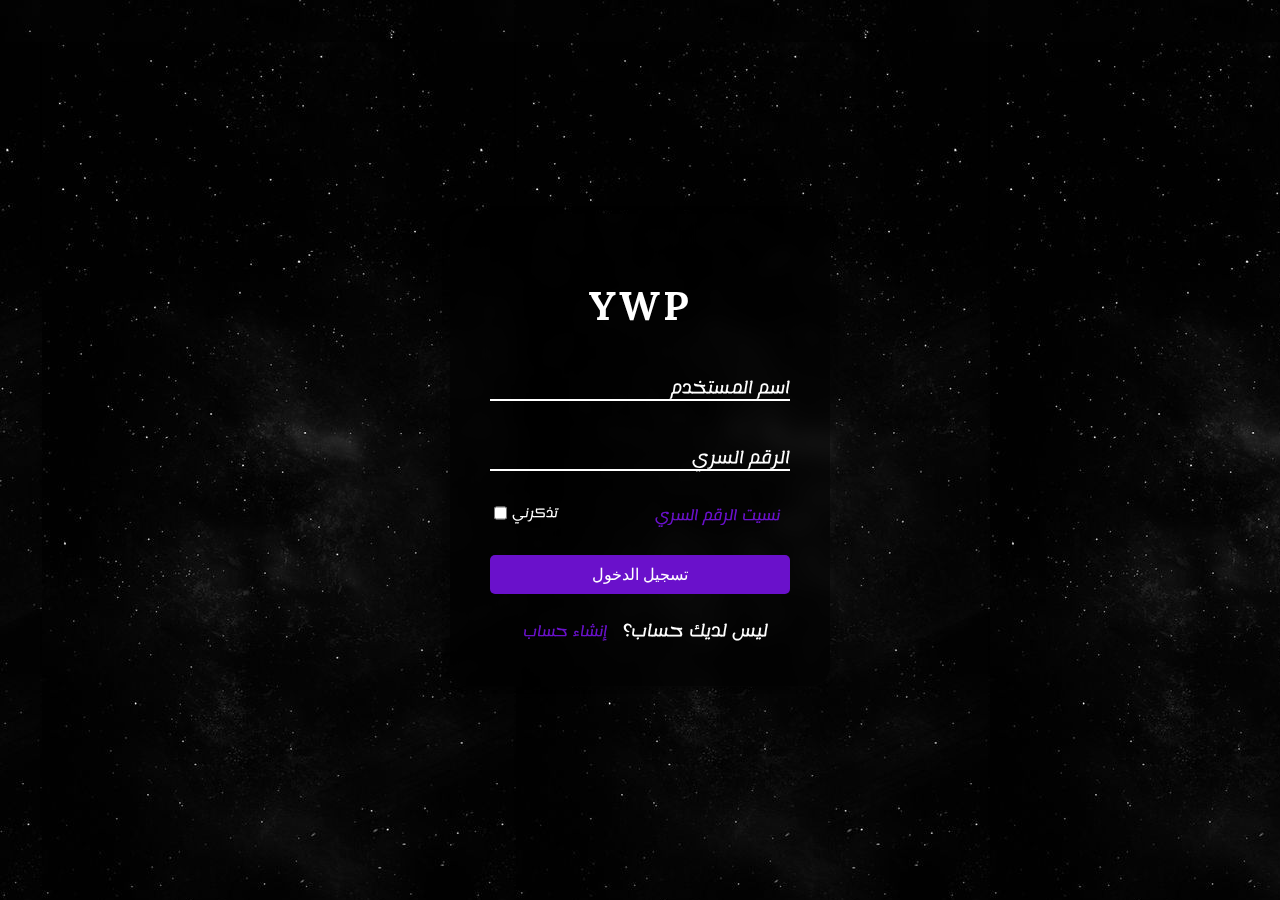
<file: html/login.html>
<!DOCTYPE html>
<html lang="en" dir="rtl">
<head>
    <meta charset="UTF-8">
    <meta name="viewport" content="width=device-width, initial-scale=1.0">
    <!-- fonts -->
    <link href="https://fonts.googleapis.com/css?family=Lemonada&display=swap" rel="stylesheet"></link>
    <link rel="preconnect" href="https://fonts.googleapis.com">
    <link rel="preconnect" href="https://fonts.gstatic.com" crossorigin>
    <link href="https://fonts.googleapis.com/css2?family=Lalezar&family=Lora:ital,wght@0,400..700;1,400..700&family=Oswald:wght@200..700&family=Playwrite+VN:wght@100..400&family=Rubik:ital,wght@0,300..900;1,300..900&family=Work+Sans:ital,wght@0,100..900;1,100..900&display=swap" rel="stylesheet">

    <title>YWP Login</title>
    <link rel="stylesheet" href="../assets/css/login.css">
</head>
<body>
    <div class="login-container">
        <div class="login-box">
            <div class="logo">
                <h1>YWP</h1>
            </div>
            <form class="login-form">
                <div class="input-group">
                    <input type="text" id="username" required>
                    <label for="username">اسم المستخدم</label>
                </div>
                <div class="input-group">
                    <input type="password" id="password" required>
                    <label for="password">الرقم السري</label>
                </div>
                <div class="forget-remember">
                    <a href="forget.html" target="_blank" rel="noopener noreferrer">نسيت الرقم السري</a>
                    <div class="remember-me">
                        <label for="remember-me">تذكرني</label>
                        <input type="checkbox" name="remember-me" id="remember-me">
                    </div>
                </div>
                
                <button type="submit">تسجيل الدخول</button>
            </form>
            <div class="footer">
                <label for="sign-up">ليس لديك حساب؟</label>
                <a href="signup.html" target="_blank" rel="noopener noreferrer">إنشاء حساب</a>
            </div>
        </div>
    </div>
    <script src="../assets/js/login.js"></script>
</body>
</html>
</file>
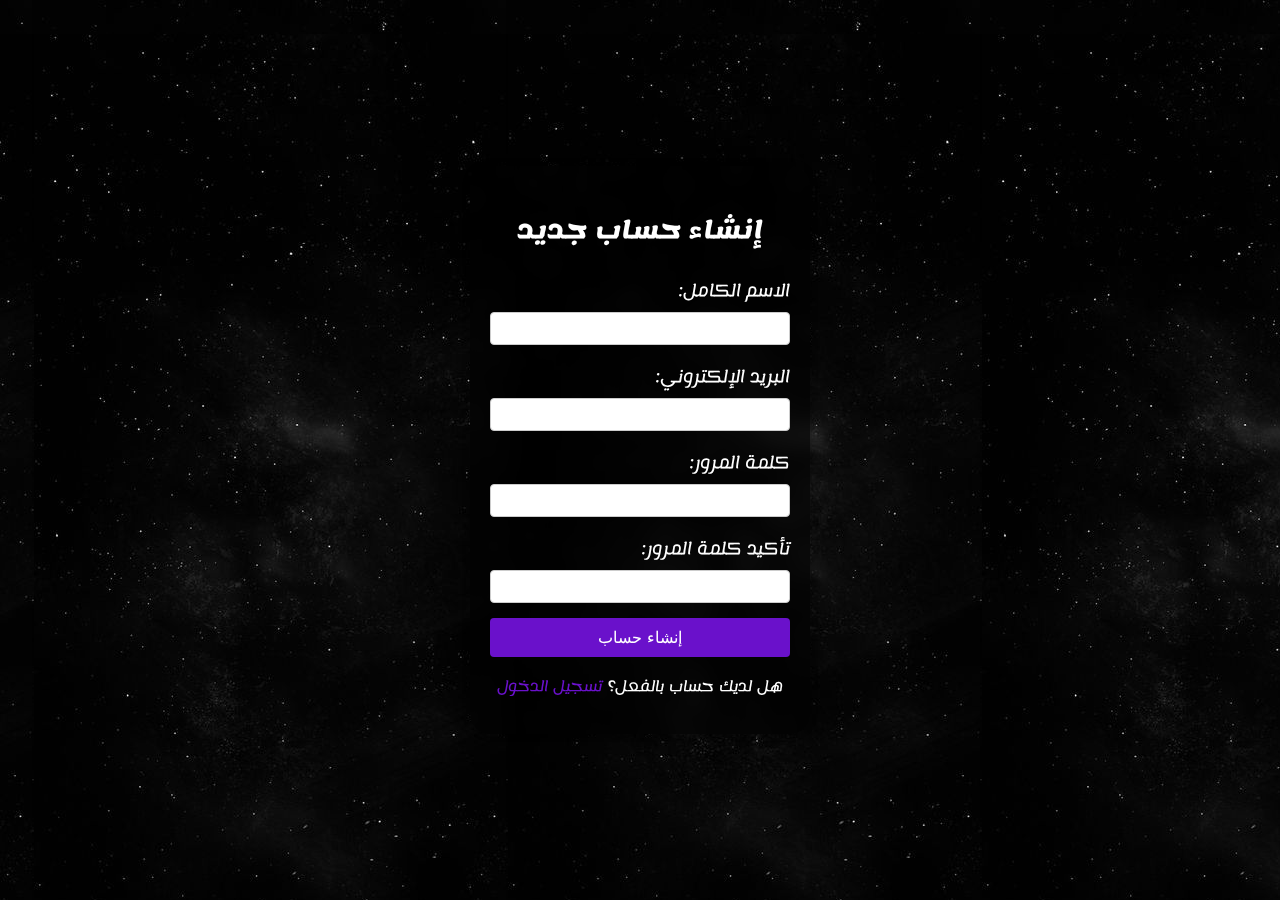
<file: html/signup.html>
<!DOCTYPE html>
<html lang="en" dir="rtl">
    <head>
        <meta charset="UTF-8">
        <meta name="viewport" content="width=device-width, initial-scale=1.0">
        <!-- fonts -->
        <link href="https://fonts.googleapis.com/css?family=Lemonada&display=swap" rel="stylesheet"></link>
        <link rel="preconnect" href="https://fonts.googleapis.com">
        <link rel="preconnect" href="https://fonts.gstatic.com" crossorigin>
        <link href="https://fonts.googleapis.com/css2?family=Lalezar&family=Lora:ital,wght@0,400..700;1,400..700&family=Oswald:wght@200..700&family=Playwrite+VN:wght@100..400&family=Rubik:ital,wght@0,300..900;1,300..900&family=Work+Sans:ital,wght@0,100..900;1,100..900&display=swap" rel="stylesheet">
        <link rel="stylesheet" href="../assets/css/signup.css">
        <title>إنشاء حساب</title>
    </head>
    <body>
        <div class="signup-container">
            <h2>إنشاء حساب جديد</h2>
            <form action="/signup" method="POST">
                <div class="form-group">
                    <label for="name">الاسم الكامل:</label>
                    <input type="text" id="name" name="name" required>
                </div>
                <div class="form-group">
                    <label for="email">البريد الإلكتروني:</label>
                    <input type="email" id="email" name="email" required>
                </div>
                <div class="form-group">
                    <label for="password">كلمة المرور:</label>
                    <input type="password" id="password" name="password" required>
                </div>
                <div class="form-group">
                    <label for="confirm-password">تأكيد كلمة المرور:</label>
                    <input type="password" id="confirm-password" name="confirm-password" required>
                </div>
                <button type="submit">إنشاء حساب</button>
            </form>
            <p>هل لديك حساب بالفعل؟ <a href="login.html" target="_blank" rel="noopener noreferrer">تسجيل الدخول</a></p>
        </div>
        <script src="../assets/js/signup.js"></script>
    </body>
</html>
</file>
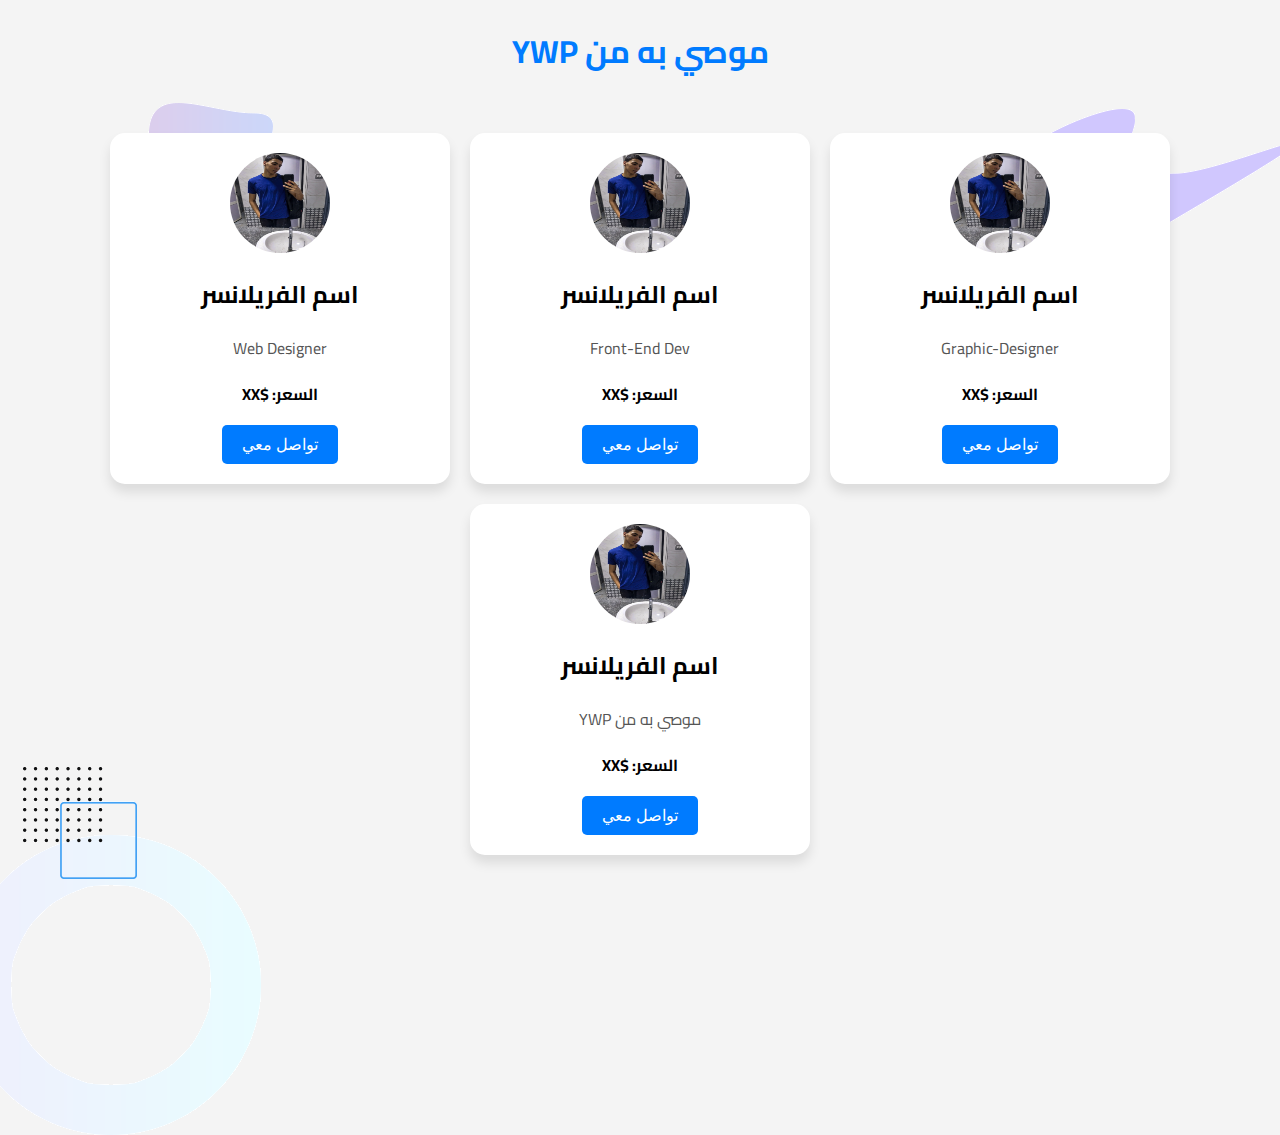
<file: html/teamywp.html>
<!DOCTYPE html>
<html lang="ar" dir="rtl">
<head>
    <meta charset="UTF-8">
    <meta name="viewport" content="width=device-width, initial-scale=1.0">
    <title>صفحة الفريلانسرز</title>
    <link href="https://fonts.googleapis.com/css?family=Cairo&display=swap" rel="stylesheet"></link>
    <link rel="stylesheet" href="../assets/css/freelancers.css">
</head>
<body>

    <h1>موصي به من YWP</h1>

    <div class="container">
        <div class="card" id="card">
            <img src="../assets/images/٢٠٢٤٠٨٢٠_١٨١٤٤١.jpg" alt="صورة الفريلانسر">
            <h2>اسم الفريلانسر</h2>
            <p>Graphic-Designer</p>
            <p class="price">السعر: $XX</p>
            <button onclick="contactFreelancer('اسم الفريلانسر')">تواصل معي</button>
        </div>
        <div class="card" id="card">
            <img src="../assets/images/٢٠٢٤٠٨٢٠_١٨١٤٤١.jpg" alt="صورة الفريلانسر">
            <h2>اسم الفريلانسر</h2>
            <p>Front-End Dev</p>
            <p class="price">السعر: $XX</p>
            <button onclick="contactFreelancer('اسم الفريلانسر')">تواصل معي</button>
        </div>
        <div class="card" id="card">
            <img src="../assets/images/٢٠٢٤٠٨٢٠_١٨١٤٤١.jpg" alt="صورة الفريلانسر">
            <h2>اسم الفريلانسر</h2>
            <p>Web Designer</p>
            <p class="price">السعر: $XX</p>
            <button onclick="contactFreelancer('اسم الفريلانسر')">تواصل معي</button>
        </div>
        <div class="card" id="card">
            <img src="../assets/images/٢٠٢٤٠٨٢٠_١٨١٤٤١.jpg" alt="صورة الفريلانسر">
            <h2>اسم الفريلانسر</h2>
            <p>موصي به من YWP</p>
            <p class="price">السعر: $XX</p>
            <button onclick="contactFreelancer('اسم الفريلانسر')">تواصل معي</button>
        </div>
    </div>

    <script src="../assets/js/freelancer.js"></script>
</body>
</html>
</file>
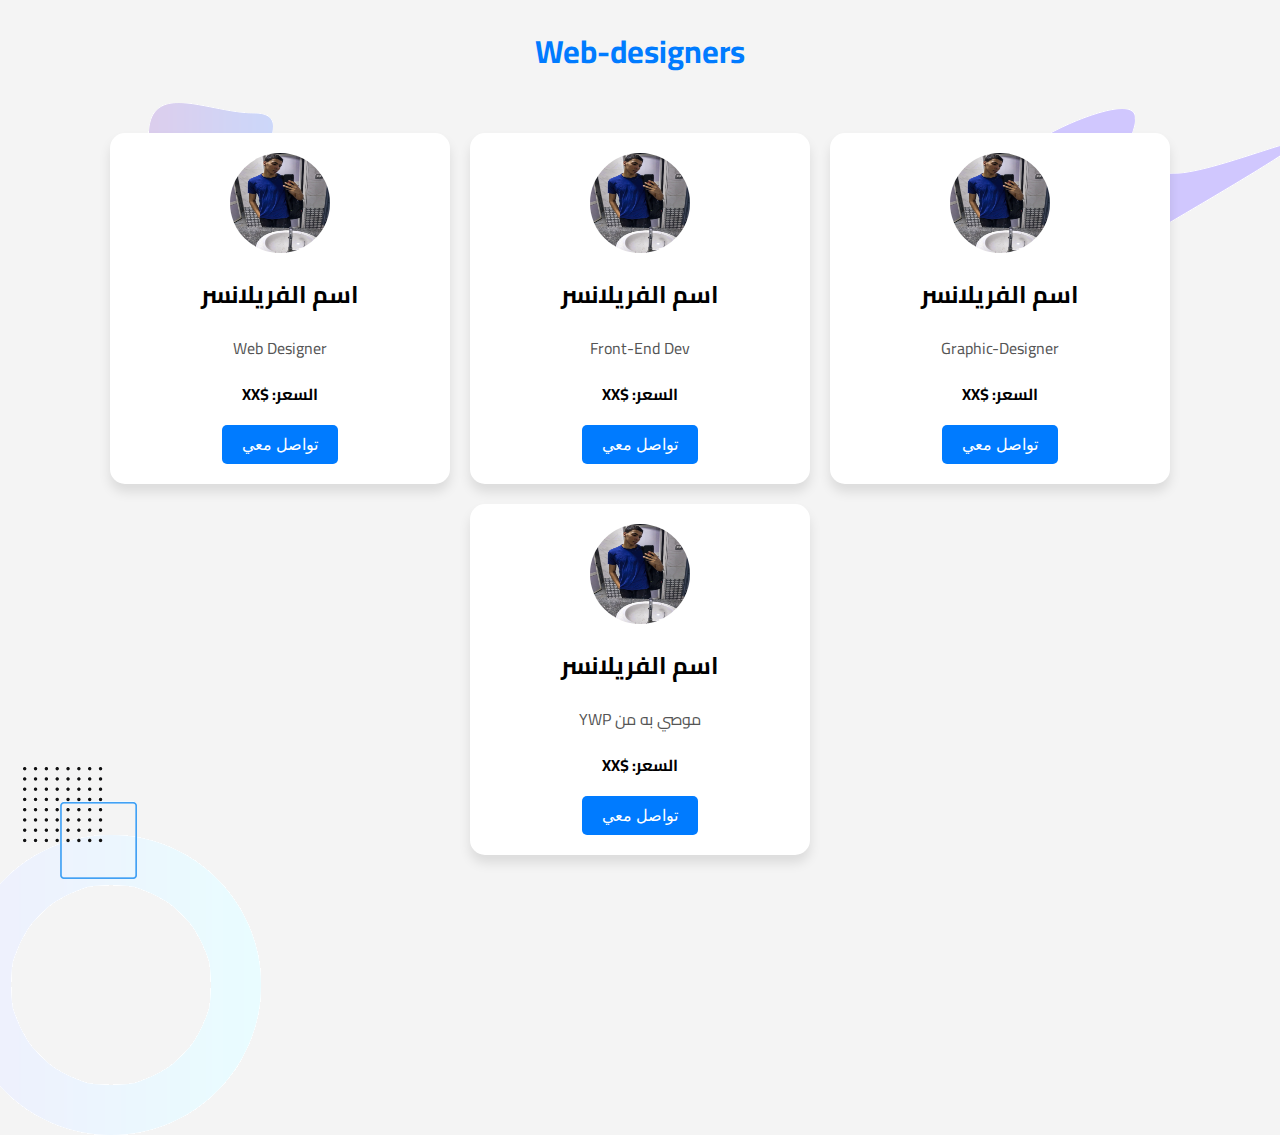
<file: html/web-designer.html>
<!DOCTYPE html>
<html lang="ar" dir="rtl">
<head>
    <meta charset="UTF-8">
    <meta name="viewport" content="width=device-width, initial-scale=1.0">
    <title>صفحة الفريلانسرز</title>
    <link href="https://fonts.googleapis.com/css?family=Cairo&display=swap" rel="stylesheet"></link>
    <link rel="stylesheet" href="../assets/css/freelancers.css">
</head>
<body>

    <h1>Web-designers</h1>

    <div class="container">
        <div class="card" id="card">
            <img src="../assets/images/٢٠٢٤٠٨٢٠_١٨١٤٤١.jpg" alt="صورة الفريلانسر">
            <h2>اسم الفريلانسر</h2>
            <p>Graphic-Designer</p>
            <p class="price">السعر: $XX</p>
            <button onclick="contactFreelancer('اسم الفريلانسر')">تواصل معي</button>
        </div>
        <div class="card" id="card">
            <img src="../assets/images/٢٠٢٤٠٨٢٠_١٨١٤٤١.jpg" alt="صورة الفريلانسر">
            <h2>اسم الفريلانسر</h2>
            <p>Front-End Dev</p>
            <p class="price">السعر: $XX</p>
            <button onclick="contactFreelancer('اسم الفريلانسر')">تواصل معي</button>
        </div>
        <div class="card" id="card">
            <img src="../assets/images/٢٠٢٤٠٨٢٠_١٨١٤٤١.jpg" alt="صورة الفريلانسر">
            <h2>اسم الفريلانسر</h2>
            <p>Web Designer</p>
            <p class="price">السعر: $XX</p>
            <button onclick="contactFreelancer('اسم الفريلانسر')">تواصل معي</button>
        </div>
        <div class="card" id="card">
            <img src="../assets/images/٢٠٢٤٠٨٢٠_١٨١٤٤١.jpg" alt="صورة الفريلانسر">
            <h2>اسم الفريلانسر</h2>
            <p>موصي به من YWP</p>
            <p class="price">السعر: $XX</p>
            <button onclick="contactFreelancer('اسم الفريلانسر')">تواصل معي</button>
        </div>
    </div>

    <script src="../assets/js/freelancer.js"></script>
</body>
</html>
</file>
<file: assets/css/ywp.css>
/*

TemplateMo 570 Chain App Dev

https://templatemo.com/tm-570-chain-app-dev

*/

/* ---------------------------------------------
Table of contents
------------------------------------------------
01. font & reset css
02. reset
03. global styles
04. header
05. banner
06. features
07. testimonials
08. contact
09. footer
10. preloader
11. search
12. portfolio

--------------------------------------------- */
/* 
---------------------------------------------
font & reset css
--------------------------------------------- 
*/
/* 
---------------------------------------------
reset
--------------------------------------------- 
*/
html, body, div, span, applet, object, iframe, h1, h2, h3, h4, h5, h6, p, blockquote, div
pre, a, abbr, acronym, address, big, cite, code, del, dfn, em, font, img, ins, kbd, q,
s, samp, small, strike, strong, sub, sup, tt, var, b, u, i, center, dl, dt, dd, ol, ul, li,
figure, header, nav, section, article, aside, footer, figcaption {
  margin: 0;
  padding: 0;
  border: 0;
  outline: 0;
}

/* clear fix */
.grid:after {
  content: '';
  display: block;
  clear: both;
}

/* ---- .grid-item ---- */

.grid-sizer,
.grid-item {
  width: 50%;
}

.grid-item {
  float: left;
}

.grid-item img {
  display: block;
  max-width: 100%;
}

.clearfix:after {
  content: ".";
  display: block;
  clear: both;
  visibility: hidden;
  line-height: 0;
  height: 0;
}

.clearfix {
  display: inline-block;
}

html[xmlns] .clearfix {
  display: block;
}

* html .clearfix {
  height: 1%;
}

ul, li {
  padding: 0;
  margin: 0;
  list-style: none;
}

header, nav, section, article, aside, footer, hgroup {
  display: block;
}

* {
  box-sizing: border-box;
}

html, body {
  font-family: 'Cairo';
  font-weight: 400;
  background-color: #fff;
  -ms-text-size-adjust: 100%;
  -webkit-font-smoothing: antialiased;
  -moz-osx-font-smoothing: grayscale;
}

a {
  text-decoration: none !important;
}

h1, h2, h3, h4, h5, h6 {
  margin-top: 0px;
  margin-bottom: 0px;
}

ul {
  margin-bottom: 0px;
}

p {
  font-size: 15px;
  line-height: 30px;
  font-weight: 300;
  color: #afafaf;
}

img {
  width: 100%;
  overflow: hidden;
}

/* 
---------------------------------------------
global styles
--------------------------------------------- 
*/
html,
body {
  background: #fff;
  font-family: 'Cairo';
}

::selection {
  background: #4b8ef1;
  color: #fff !important;
}

::-moz-selection {
  background: #4b8ef1;
  color: #fff !important;
}

@media (max-width: 991px) {
  html, body {
    overflow-x: hidden;
  }
  .mobile-top-fix {
    margin-top: 30px;
    margin-bottom: 0px;
  }
  .mobile-bottom-fix {
    margin-bottom: 30px;
  }
  .mobile-bottom-fix-big {
    margin-bottom: 60px;
  }
}

.section-heading {
  position: relative;
  z-index: 2;
}

.section-heading h4 {
  color: #2a2a2a;
  font-size: 30px;
  font-weight: 700;
  text-transform: capitalize;
  margin-bottom: 10px;
}

.section-heading h4 em {
  font-style: normal;
  color: #4b8ef1;
}

.section-heading img {
  width: 45px;
  height: 2px;
}

.section-heading p {
  margin-top: 10px;
}

.show-up {
  position: relative;
  z-index: 2;
}

.white-button a {
  display: inline-block !important;
  padding: 10px 20px !important;
  color: #4b8ef1 !important;
  text-transform: capitalize;
  font-size: 15px;
  background-color: #fff;
  border-radius: 23px;
  font-weight: 500 !important;
  letter-spacing: 0.3px !important;
  transition: all .5s;
}

.white-button a i {
  margin-left: 5px;
  font-size: 18px;
}

.white-button a:hover {
  background-color: #4b8ef1;
  color: #fff !important;
}

.text-button a {
  font-size: 15px;
}

.text-button a i {
  margin-left: 5px;
  font-size: 14px;
  transition: all .3s;
}

.text-button a:hover i {
  margin-left: 8px;
}

.gradient-button a {
  
  display: inline-block !important;
  padding: 0px 20px !important;
  color: #fff !important;
  text-transform: capitalize;
  font-size: 15px;
  background: rgb(19,175,240);
  background: linear-gradient(105deg, rgba(91,104,235,1) 0%, rgba(40,225,253,1) 100%);
  border-radius: 23px;
  font-weight: 500 !important;
  letter-spacing: 0.3px !important;
  transition: all .5s;
}

.gradient-button a:hover {
  color: #fff !important;
  background: rgb(19,175,240);
  background: linear-gradient(105deg, rgba(91,104,235,1) 0%, rgba(40,225,253,1) 100%);
}

.border-button a {
  display: inline-block !important;
  padding: 10px 20px !important;
  color: #4b8ef1 !important;
  border: 1px solid #4b8ef1;
  text-transform: capitalize;
  font-size: 15px;
  display: inline-block;
  background-color: #fff;
  border-radius: 23px;
  font-weight: 500 !important;
  letter-spacing: 0.3px !important;
  transition: all .5s;
}

.border-button a:hover {
  background-color: #4b8ef1;
  color: #fff !important;
}
.btn-log-in a {
  display: inline-block !important;
  padding: 10px 20px !important;
  color: #4b8ef1 !important;
  text-transform: capitalize;
  font-size: 15px;
  background-color: #fff;
  border-radius: 23px;
  font-weight: 500 !important;
  letter-spacing: 0.3px !important;
  transition: all .5s;
}

/* 
---------------------------------------------
header
--------------------------------------------- 
*/

.background-header {
  background-color: #fff !important;
  height: 80px!important;
  border-bottom: none !important;
  position: fixed!important;
  top: 0px;
  left: 0px;
  right: 0px;
  box-shadow: 0px 5px 8px rgba(0,0,0,0.03);
}

.background-header .logo,
.background-header .main-nav .nav li a {
  color: #fff;
}

.background-header .main-nav .nav li:hover a {
  color: #4b8ef1;
}

.background-header .nav li a.active {
  position: relative;
  color: #fff;
}

.background-header .nav li a.active:after {
  position: absolute;
  width: 100%;
  height: 1px;
  background-color: #4b8ef1;
  content: '';
  left: 50%;
  bottom: -20px;
  transform: translateX(-50%);
}

.background-header .nav li:last-child a.active:after {
  background-color: transparent;
}

.header-area {
  background-color: transparent;
  border-bottom: 1px solid rgba(42,42,42,0.2);
  position: absolute;
  left: 0px;
  right: 0px;
  z-index: 100;
  height: 100px;
  -webkit-transition: all .5s ease 0s;
  -moz-transition: all .5s ease 0s;
  -o-transition: all .5s ease 0s;
  transition: all .5s ease 0s;
}

.header-area .main-nav {
  min-height: 80px;
  background: transparent;
}

.header-area .main-nav .logo {
  float: left;
  -webkit-transition: all 0.3s ease 0s;
  -moz-transition: all 0.3s ease 0s;
  -o-transition: all 0.3s ease 0s;
  transition: all 0.3s ease 0s;
}

.header-area .main-nav .logo {
    line-height: 100px;
    float: left;
    -webkit-transition: all 0.3s ease 0s;
    -moz-transition: all 0.3s ease 0s;
    -o-transition: all 0.3s ease 0s;
    transition: all 0.3s ease 0s;
}

.background-header .main-nav .logo {
  line-height: 80px;
}

.background-header .main-nav .nav {
  margin-top: 20px !important;
}

.header-area .main-nav .nav {
  float: right;
  margin-top: 30px;
  margin-right: 0px;
  background-color: transparent;
  -webkit-transition: all 0.3s ease 0s;
  -moz-transition: all 0.3s ease 0s;
  -o-transition: all 0.3s ease 0s;
  transition: all 0.3s ease 0s;
  position: relative;
  z-index: 999;
}

.header-area .main-nav .nav li {
  padding-left: 20px;
  padding-right: 20px;
}

/* .header-area .main-nav .nav li:nth-child(7) {
  padding-right: 0px;
  padding-left: 40px;
}

.header-area .main-nav .nav li:last-child a ,
.background-header .main-nav .nav li:last-child a,
.header-area .main-nav .nav li:nth-child(7) a ,
.background-header .main-nav .nav li:nth-child(7) a {
  padding: 0px 20px !important;
  font-weight: 400;
}

.header-area .main-nav .nav li:last-child a:hover ,
.background-header .main-nav .nav li:last-child a:hover,
.header-area .main-nav .nav li:nth-child(7) a:hover ,
.background-header .main-nav .nav li:nth-child(7) a:hover {
  color: #fff !important;
} */

.header-area .main-nav .nav li a {
  display: block;
  font-weight: 800;
  font-size: 17px;
  color: #2a2a2a;
  text-transform: capitalize;
  -webkit-transition: all 0.3s ease 0s;
  -moz-transition: all 0.3s ease 0s;
  -o-transition: all 0.3s ease 0s;
  transition: all 0.3s ease 0s;
  height: 40px;
  line-height: 40px;
  border: transparent;
  letter-spacing: 0px;
}

.header-area .main-nav .nav li:hover a,
.header-area .main-nav .nav li a.active {
  color: #4b8ef1!important;
}

.header-area .main-nav .nav li:last-child a.active {
  color: #fff !important;
}

.background-header .main-nav .nav li:hover a,
.background-header .main-nav .nav li a.active {
  color: #4b8ef1!important;
  opacity: 1;
}

.header-area .main-nav .nav li.submenu {
  position: relative;
  padding-right: 30px;
}

.header-area .main-nav .nav li.submenu:after {
  font-family: FontAwesome;
  content: "\f107";
  font-size: 12px;
  color: #2a2a2a;
  position: absolute;
  right: 18px;
  top: 12px;
}

.background-header .main-nav .nav li.submenu:after {
  color: #2a2a2a;
}

.header-area .main-nav .nav li.submenu ul {
  position: absolute;
  width: 200px;
  box-shadow: 0 2px 28px 0 rgba(0, 0, 0, 0.06);
  overflow: hidden;
  top: 50px;
  opacity: 0;
  transform: translateY(+2em);
  visibility: hidden;
  z-index: -1;
  transition: all 0.3s ease-in-out 0s, visibility 0s linear 0.3s, z-index 0s linear 0.01s;
}

.header-area .main-nav .nav li.submenu ul li {
  margin-left: 0px;
  padding-left: 0px;
  padding-right: 0px;
}

.header-area .main-nav .nav li.submenu ul li a {
  opacity: 1;
  display: block;
  background: #f7f7f7;
  color: #2a2a2a!important;
  padding-left: 20px;
  height: 40px;
  line-height: 40px;
  -webkit-transition: all 0.3s ease 0s;
  -moz-transition: all 0.3s ease 0s;
  -o-transition: all 0.3s ease 0s;
  transition: all 0.3s ease 0s;
  position: relative;
  font-size: 13px;
  font-weight: 400;
  border-bottom: 1px solid #eee;
}

.header-area .main-nav .nav li.submenu ul li a:hover {
  background: #fff;
  color: #4b8ef1!important;
  padding-left: 25px;
}

.header-area .main-nav .nav li.submenu ul li a:hover:before {
  width: 3px;
}

.header-area .main-nav .nav li.submenu:hover ul {
  visibility: visible;
  opacity: 1;
  z-index: 1;
  transform: translateY(0%);
  transition-delay: 0s, 0s, 0.3s;
}

.header-area .main-nav .menu-trigger {
  cursor: pointer;
  display: block;
  position: absolute;
  top: 33px;
  width: 32px;
  height: 40px;
  text-indent: -9999em;
  z-index: 99;
  right: 40px;
  display: none;
}

.background-header .main-nav .menu-trigger {
  top: 23px;
}

.header-area .main-nav .menu-trigger span,
.header-area .main-nav .menu-trigger span:before,
.header-area .main-nav .menu-trigger span:after {
  -moz-transition: all 0.4s;
  -o-transition: all 0.4s;
  -webkit-transition: all 0.4s;
  transition: all 0.4s;
  background-color: #2a2a2a;
  display: block;
  position: absolute;
  width: 30px;
  height: 2px;
  left: 0;
}

.background-header .main-nav .menu-trigger span,
.background-header .main-nav .menu-trigger span:before,
.background-header .main-nav .menu-trigger span:after {
  background-color: #2a2a2a;
}

.header-area .main-nav .menu-trigger span:before,
.header-area .main-nav .menu-trigger span:after {
  -moz-transition: all 0.4s;
  -o-transition: all 0.4s;
  -webkit-transition: all 0.4s;
  transition: all 0.4s;
  background-color: #2a2a2a;
  display: block;
  position: absolute;
  width: 30px;
  height: 2px;
  left: 0;
  width: 75%;
}

.background-header .main-nav .menu-trigger span:before,
.background-header .main-nav .menu-trigger span:after {
  background-color: #2a2a2a;
}

.header-area .main-nav .menu-trigger span:before,
.header-area .main-nav .menu-trigger span:after {
  content: "";
}

.header-area .main-nav .menu-trigger span {
  top: 16px;
}

.header-area .main-nav .menu-trigger span:before {
  -moz-transform-origin: 33% 100%;
  -ms-transform-origin: 33% 100%;
  -webkit-transform-origin: 33% 100%;
  transform-origin: 33% 100%;
  top: -10px;
  z-index: 10;
}

.header-area .main-nav .menu-trigger span:after {
  -moz-transform-origin: 33% 0;
  -ms-transform-origin: 33% 0;
  -webkit-transform-origin: 33% 0;
  transform-origin: 33% 0;
  top: 10px;
}

.header-area .main-nav .menu-trigger.active span,
.header-area .main-nav .menu-trigger.active span:before,
.header-area .main-nav .menu-trigger.active span:after {
  background-color: transparent;
  width: 100%;
}

.header-area .main-nav .menu-trigger.active span:before {
  -moz-transform: translateY(6px) translateX(1px) rotate(45deg);
  -ms-transform: translateY(6px) translateX(1px) rotate(45deg);
  -webkit-transform: translateY(6px) translateX(1px) rotate(45deg);
  transform: translateY(6px) translateX(1px) rotate(45deg);
  background-color: #2a2a2a;
}

.background-header .main-nav .menu-trigger.active span:before {
  background-color: #2a2a2a;
}

.header-area .main-nav .menu-trigger.active span:after {
  -moz-transform: translateY(-6px) translateX(1px) rotate(-45deg);
  -ms-transform: translateY(-6px) translateX(1px) rotate(-45deg);
  -webkit-transform: translateY(-6px) translateX(1px) rotate(-45deg);
  transform: translateY(-6px) translateX(1px) rotate(-45deg);
  background-color: #2a2a2a;
}

.background-header .main-nav .menu-trigger.active span:after {
  background-color: #2a2a2a;
}

.header-area.header-sticky {
  min-height: 80px;
}

.header-area .nav {
  margin-top: 30px;
}

.header-area.header-sticky .nav li a.active {
  color: #4b8ef1;
}

@media (max-width: 1200px) {
  .header-area .main-nav .nav li {
    padding-left: 12px;
    padding-right: 12px;
  }
  .header-area .main-nav:before {
    display: none;
  }
}


@media (max-width: 992px) {
  .header-area .main-nav .nav li:last-child,
  .background-header .main-nav .nav li:last-child {
    color: #069;
  }
  .header-area .main-nav .nav li:nth-child(6),
  .background-header .main-nav .nav li:nth-child(6) {
    padding-right: 0px;
  }
  .background-header .nav li a.active:after {
    display: none;
  }
}

@media (max-width: 767px) {
  .pre-header ul.info li:last-child,
  .pre-header ul.info li:nth-child(6) {
    display: none!important;
  }
  .background-header .main-nav .nav {
    margin-top: 80px !important;
  }
  .header-area .main-nav .logo {
    color: #1e1e1e;
  }
  .header-area.header-sticky .nav li a:hover,
  .header-area.header-sticky .nav li a.active {
    color: #4b8ef1!important;
    opacity: 1;
  }
  .header-area.header-sticky .nav li.search-icon a {
    width: 100%;
  }
  .header-area {
    background-color: #fff;
    padding: 0px 15px;
    height: 100px;
    box-shadow: none;
    text-align: center;
    box-shadow: 0px 5px 8px rgba(0,0,0,0.03);
  }
  .header-area .container {
    padding: 0px;
  }
  .header-area .logo {
    margin-left: 30px;
  }
  .header-area .menu-trigger {
    display: block !important;
  }
  .header-area .main-nav {
    overflow: hidden;
  }
  .header-area .main-nav .nav {
    float: none;
    width: 100%;
    display: none;
    -webkit-transition: all 0s ease 0s;
    -moz-transition: all 0s ease 0s;
    -o-transition: all 0s ease 0s;
    transition: all 0s ease 0s;
    margin-left: 0px;
  }
  .background-header .nav {
    margin-top: 80px;
  }
  .header-area .main-nav .nav li:first-child {
    border-top: 1px solid #eee;
  }
  .header-area.header-sticky .nav {
    margin-top: 100px;
  }
  .header-area .main-nav .nav li {
    width: 100%;
    background: #fff;
    border-bottom: 1px solid #e7e7e7;
    padding-left: 0px !important;
    padding-right: 0px !important;
  }
  .header-area .main-nav .nav li a {
    height: 50px !important;
    line-height: 50px !important;
    padding: 0px !important;
    border: none !important;
    background: #f7f7f7 !important;
    color: #191a20 !important;
  }
  .header-area .main-nav .nav li a:hover {
    background: #eee !important;
    color: #4b8ef1!important;
  }
  .header-area .main-nav .nav li.submenu ul {
    position: relative;
    visibility: inherit;
    opacity: 1;
    z-index: 1;
    transform: translateY(0%);
    transition-delay: 0s, 0s, 0.3s;
    top: 0px;
    width: 100%;
    box-shadow: none;
    height: 0px;
  }
  .header-area .main-nav .nav li.submenu ul li a {
    font-size: 12px;
    font-weight: 400;
  }
  .header-area .main-nav .nav li.submenu ul li a:hover:before {
    width: 0px;
  }
  .header-area .main-nav .nav li.submenu ul.active {
    height: auto !important;
  }
  .header-area .main-nav .nav li.submenu:after {
    color: #3B566E;
    right: 25px;
    font-size: 14px;
    top: 15px;
  }
  .header-area .main-nav .nav li.submenu:hover ul, .header-area .main-nav .nav li.submenu:focus ul {
    height: 0px;
  }
}

@media (min-width: 767px) {
  .header-area .main-nav .nav {
    display: flex !important;
  }
}

/* 
---------------------------------------------
preloader
--------------------------------------------- 
*/

.js-preloader {
    position: fixed;
    top: 0;
    left: 0;
    right: 0;
    bottom: 0;
    background-color: #fff;
    display: -webkit-box;
    display: flex;
    -webkit-box-align: center;
    align-items: center;
    -webkit-box-pack: center;
    justify-content: center;
    opacity: 1;
    visibility: visible;
    z-index: 9999;
    -webkit-transition: opacity 0.25s ease;
    transition: opacity 0.25s ease;
}

.js-preloader.loaded {
    opacity: 0;
    visibility: hidden;
    pointer-events: none;
}

@-webkit-keyframes dot {
    50% {
        -webkit-transform: translateX(96px);
        transform: translateX(96px);
    }
}

@keyframes dot {
    50% {
        -webkit-transform: translateX(96px);
        transform: translateX(96px);
    }
}

@-webkit-keyframes dots {
    50% {
        -webkit-transform: translateX(-31px);
        transform: translateX(-31px);
    }
}

@keyframes dots {
    50% {
        -webkit-transform: translateX(-31px);
        transform: translateX(-31px);
    }
}

.preloader-inner {
    position: relative;
    width: 142px;
    height: 40px;
    background: #fff;
}

.preloader-inner .dot {
    position: absolute;
    width: 16px;
    height: 16px;
    top: 12px;
    left: 15px;
    background: #4b8ef1;
    border-radius: 50%;
    -webkit-transform: translateX(0);
    transform: translateX(0);
    -webkit-animation: dot 2.8s infinite;
    animation: dot 2.8s infinite;
}

.preloader-inner .dots {
    -webkit-transform: translateX(0);
    transform: translateX(0);
    margin-top: 12px;
    margin-left: 31px;
    -webkit-animation: dots 2.8s infinite;
    animation: dots 2.8s infinite;
}

.preloader-inner .dots span {
    display: block;
    float: left;
    width: 16px;
    height: 16px;
    margin-left: 16px;
    background: #4b8ef1;
    border-radius: 50%;
}



/* 
---------------------------------------------
Banner Style
--------------------------------------------- 
*/

.main-banner {
  background-repeat: no-repeat;
  background-position: center center;
  background-size: cover;
  padding: 250px 120px 150px 120px;
  position: relative;
  overflow: hidden;
}

.main-banner:after {
  content: '';
  background-image: url(../images/slider-left-dec.png);
  background-repeat: no-repeat;
  background-size: contain;
  position: absolute;
  left: 0px;
  top: 0px;
  width: 100%;
  height: 100%;
  z-index: 1;
}

.main-banner .left-content {
  margin-right: 15px;
}

.main-banner .left-content h2 {
  z-index: 2;
  position: relative;
  font-weight: 700;
  line-height: 70px;
  font-size: 50px;
  margin-bottom: 20px;
  direction: rtl;
  margin: 45px;
}

.main-banner .left-content p {
  margin-bottom: 45px;
  color: #2a2a2a;
  font-size: 20px;
  font-weight: 700;
  direction: rtl;
  margin: 45px;
}

.main-banner .left-content .first-button {
  margin-right: 15px;
}

.main-banner .left-content .white-button {
  display: inline-block;
}

.main-banner .right-image {
  text-align: center;
  position: relative;
  z-index: 20;
}

.main-banner .right-image img {
  max-width: 710px;
}

.main-banner .left-content .white-button a {
  background-color: #4b8ef1;
  color: #fff !important;
}

/* 
---------------------------------------------
Services Style
--------------------------------------------- 
*/

.services {
  padding-top: 130px;
  position: relative;
}

.services  .section-heading p {
  margin-top: 10px;
  margin-left: 18%;
  margin-right: 18%;
}

.services .container-fluid {
  padding-left: 65px;
  padding-right: 65px;
}

.services:after {
  content: '';
  background-image: url(../images/services-left-dec.png);
  background-repeat: no-repeat;
  position: absolute;
  left: 0;
  bottom: -300px;
  width: 261px;
  height: 368px;
  z-index: 0;
}

.services:before {
  content: '';
  background-image: url(../images/services-right-dec.png);
  background-repeat: no-repeat;
  position: absolute;
  right: 0;
  top: 0;
  width: 1136px;
  height: 244px;
  z-index: 0;
}

.services .section-heading {
  text-align: center;
  margin-bottom: 80px;
}

.services .section-heading .line-dec {
  margin: 0 auto;
}

.service-item {
  position: relative;
  z-index: 1;
  padding: 30px;
  box-shadow: 0px 0px 15px rgba(0,0,0,0.1);
  background-color: #fff;
  border-radius: 10px;
  border-top-right-radius: 50px;
  transition: all .3s;
  direction: rtl;
  min-height: 315px;
}

.service-item .icon {
  margin-left: 0px;
  margin-bottom: 30px;
  background-repeat: no-repeat;
  width: 50px;
  height: 50px;
  transition: all .3s;
}

.service-item h4 {
  transition: all .3s;
  font-size: 20px;
  font-weight: 700;
  margin-bottom: 15px;
}

.service-item p {
  transition: all .3s;
  font-size: 15px;
  margin-bottom: 20px;
}

.service-item:hover h4,
.service-item:hover p,
.service-item:hover .text-button a {
  color: #fff;
}

.first-service .icon {
  background-image: url(../images/service-icon-01.png);
}

.first-service:hover .icon {
  background-image: url(../images/service-icon-hover-01.png);
}

.second-service .icon {
  background-image: url(../images/service-icon-02.png);
}

.second-service:hover .icon {
  background-image: url(../images/service-icon-hover-02.png);
}


.third-service .icon {
  background-image: url(../images/service-icon-03.png);
}

.third-service:hover .icon {
  background-image: url(../images/service-icon-hover-03.png);
}

.fourth-service .icon {
  background-image: url(../images/service-icon-04.png);
}

.fourth-service:hover .icon {
  background-image: url(../images/service-icon-hover-04.png);
}

.service-item:hover {
  background-image: url(../images/service-bg.jpg);
  background-position: right top;
  background-repeat: no-repeat;
  background-size: cover;
}



/*
---------------------------------------------
About Us
---------------------------------------------
*/

.about-us {
  padding-top: 130px;
  position: relative;
}

.about-us .section-heading {
  margin-bottom: 45px;
}

.about-us .section-heading,
.about-us .box-item,
.about-us p,
.about-us .box-item .gradient-button,
.about-us .box-item span {
  position: relative;
  z-index: 1;
}

.about-us .box-item {
  box-shadow: 0px 0px 15px rgba(0,0,0,0.07);
  padding: 10px 30px;
  background-color: #fff;
  border-radius: 40px;
  margin-bottom: 30px;
}

.about-us .box-item h4 a {
  font-size: 20px;
  font-weight: 700;
  margin-top: 8px;
  color: #2a2a2a;
  transition: all .3s;
}

.about-us .box-item p {
  margin-bottom: 0px;
}

.about-us .box-item:hover h4 a {
  color: #4b8ef1;
}

.about-us .gradient-button {
  margin-top: 30px;
  margin-bottom: 10px;
}

.about-us span {
  font-size: 14px;
  color: #7a7a7a;
}

.about-us .right-image {
  position: relative;
  z-index: 1;
}

.about-us:after {
  background-image: url(../images/about-bg.jpg);
  width: 777px;
  height: 1132px;
  content: '';
  position: absolute;
  background-repeat: no-repeat;
  right: 0;
  top: 50%;
  transform: translateY(-50%);
  z-index: 0;
}
.col-lg-6 {
  direction: rtl;
  margin: -2px;
  padding: 20px;
}




/* 
---------------------------------------------
The Clients
---------------------------------------------
*/

.the-clients {
  margin-top: 130px;
}

.the-clients  .section-heading {
  text-align: center;
  margin-bottom: 80px;
}

.the-clients  .section-heading p {
  margin-top: 10px;
  margin-left: 18%;
  margin-right: 18%;
}

.the-clients .naccs {
  position: relative;
}

.menu .thumb h4 {
  margin-bottom: 0px;
  font-size: 20px;
  color: #2a2a2a;
}

.menu .thumb span.date {
  display: inline-block;
  margin-top: 0px;
  color: #afafaf;
}

.menu .thumb span.category,
.menu .thumb span.rating {
  font-weight: 700;
  color: #afafaf;
}

.menu .thumb i {
  color: #afafaf;
}

.the-clients .naccs .menu div {
  color: #fff;
  font-size: 15px;
  margin-bottom: 15px;
  margin-top: 15px;
  text-align: left;
  padding: 0px 15px;
  cursor: pointer;
  position: relative;
  transition: 1s all cubic-bezier(0.075, 0.82, 0.165, 1);
}

.the-clients .naccs .menu div.active h4,
.the-clients .naccs .menu div.active i,
.the-clients .naccs .menu div.active span.rating,
.the-clients .naccs .menu div.active .thumb {
  color: #4b8ef1;
}

.the-clients ul.nacc {
  position: relative;
  min-height: 100%;
  list-style: none;
  margin: 0;
  padding: 0;
  transition: 0.5s all cubic-bezier(0.075, 0.82, 0.165, 1);
}

.the-clients ul.nacc li {
  opacity: 0;
  transform: translateX(-50px);
  position: absolute;
  list-style: none;
  transition: 1s all cubic-bezier(0.075, 0.82, 0.165, 1);
}

.the-clients ul.nacc li.active {
  transition-delay: 0.3s;
  position: relative;
  z-index: 2;
  opacity: 1;
  transform: translateX(0px);
}

.the-clients ul.nacc li {
  width: 100%;
}

.the-clients .nacc .thumb .client-content img {
  width: 76px;
  height: 62px;
}

.the-clients .nacc .thumb .client-content {
  padding: 60px 30px;
  background-image: url(../images/client-bg.png);
  background-size: cover;
  border-radius: 50px;
  width: 100%;
  height: auto;
  background-repeat: no-repeat;
}

.the-clients .nacc .thumb .client-content p {
  color: #fff;
  font-weight: 500;
  font-size: 16px;
  font-style: italic;
  margin-top: 30px;
}

.the-clients .nacc .thumb .down-content {
  margin-top: 30px;
}

.the-clients .nacc .thumb .down-content img {
  width: 170px;
  height: 170px;
  border-radius: 50%;
  display: inline;
}

.the-clients .nacc .thumb .down-content .right-content {
  display: inline-block;
  margin-left: 20px;
}

.the-clients .nacc .thumb .down-content .right-content h4 {
  font-size: 20px;
  font-weight: 700;
  margin-bottom: 15px;
}

.the-clients .nacc .thumb .down-content .right-content span {
  color: #2a2a2a;
}
.col-lg-7 {
  direction: rtl;
}


/* 
---------------------------------------------
The Clients
---------------------------------------------
*/

.pricing-tables {
  padding-top: 130px;
}

.pricing-tables  .section-heading {
  text-align: center;
  margin-bottom: 80px;
}

.pricing-tables  .section-heading p {
  margin-top: 10px;
  margin-left: 18%;
  margin-right: 18%;
}

.pricing-item-regular {
  margin-top: 30px;
  box-shadow: 0px 0px 15px rgba(0,0,0,0.07);
  border-radius: 50px;
  padding: 90px 30px;
  text-align: center;
  position: relative;
  z-index: 1;
  overflow: hidden;
}

.pricing-item-regular:before {
  position: absolute;
  top: 0;
  left: 0;
  background-image: url(../images/regular-table-top.png);
  z-index: 0;
  content: '';
  width: 274px;
  height: 221px;
}

.pricing-item-regular:after {
  position: absolute;
  bottom: 0;
  right: 0;
  background-image: url(../images/regular-table-bottom.png);
  z-index: 0;
  content: '';
  width: 370px;
  height: 171px;
}

.pricing-item-regular span.price {
  font-size: 40px;
  color: #fff;
  position: absolute;
  font-weight: 700;
  z-index: 1;
  left: 30px;
  top: 30px;
}

.pricing-item-regular h4 {
  font-size: 20px;
  font-weight: 700;
  margin-bottom: 30px;
}

.pricing-item-regular .icon img {
  width: 120px;
  height: 106px;
  margin-bottom: 30px;
}

.pricing-item-regular ul li {
  color: #4b8ef1;
  font-size: 15px;
  margin-bottom: 15px;
}

.pricing-item-regular ul li:last-child {
  margin-bottom: 0px;
}

.pricing-item-regular ul li.non-function {
  color: #afafaf;
  text-decoration: line-through;
}

.pricing-item-regular .border-button {
  position: relative;
  z-index: 1;
  margin-top: 40px;
}

.pricing-item-pro {
  box-shadow: 0px 0px 15px rgba(0,0,0,0.07);
  border-radius: 50px;
  padding: 120px 30px;
  text-align: center;
  position: relative;
  z-index: 1;
  overflow: hidden;
}

.pricing-item-pro:before {
  position: absolute;
  top: 0;
  left: 0;
  background-image: url(../images/pro-table-top.png);
  z-index: 0;
  content: '';
  width: 281px;
  height: 251px;
}

.pricing-item-pro:after {
  position: absolute;
  bottom: 0;
  right: 0;
  background-repeat: no-repeat;
  background-size: cover;
  background-image: url(../images/pro-table-bottom.png);
  z-index: 0;
  content: '';
  width: 100%;
  height: 201px;
}

.pricing-item-pro span.price {
  font-size: 40px;
  color: #fff;
  position: absolute;
  font-weight: 700;
  z-index: 1;
  left: 30px;
  top: 30px;
}

.pricing-item-pro h4 {
  font-size: 20px;
  font-weight: 700;
  margin-bottom: 30px;
}

.pricing-item-pro .icon img {
  width: 120px;
  height: 106px;
  margin-bottom: 30px;
}

.pricing-item-pro ul li {
  color: #4b8ef1;
  font-size: 15px;
  margin-bottom: 15px;
}

.pricing-item-pro ul li:last-child {
  margin-bottom: 0px;
}

.pricing-item-pro ul li.non-function {
  color: #afafaf;
  text-decoration: line-through;
}

.pricing-item-pro .border-button {
  position: relative;
  z-index: 1;
  margin-top: 40px;
}




/* 
---------------------------------------------
Free Quote
--------------------------------------------- 
*/

.free-quote {
  background-image: url(../images/quote-bg.jpg);
  background-repeat: no-repeat;
  background-position: center center;
  background-size: cover;
  padding: 120px 0px;
  text-align: center;
  position: relative;
  z-index: 2;
  margin-top: 130px;
}

.free-quote .section-heading {
  margin-bottom: 60px;
}

.free-quote .section-heading h6,
.free-quote .section-heading h4 {
  color: #fff;
}

.free-quote .section-heading .line-dec {
  margin: 0 auto;
  background-color: #fff;
}

.free-quote form {
  background-color: #fff;
  display: inline-block;
  width: 100%;
  min-height: 80px;
  border-radius: 40px;
  position: relative;
  z-index: 1;
}

.free-quote form input {
  width: 100%;
  margin-top: 20px;
  margin-left: 30px;
  color: #afafaf;
  font-weight: 400;
  font-size: 15px;
  height: 40px;
  background-color: transparent;
  border-bottom: 1px solid #eee;
  border-top: none;
  border-left: none;
  border-right: none;
  position: relative;
  z-index: 2;
  outline: none;
}

.free-quote form button {
  width: 100%;
  height: 80px;
  border-top-right-radius: 40px;
  border-bottom-right-radius: 40px;
  outline: none;
  border: none;
  margin-left: 30px;
  background-color: #726ae3;
  font-size: 15px;
  color: #fff;
}


/* 
---------------------------------------------
Footer Style
--------------------------------------------- 
*/

footer {
  background-image: url(../images/footer-bg.png);
  background-position: center top;
  background-repeat: no-repeat;
  background-size: cover;
  margin-top: 130px;
  padding-top: 300px;
  padding-bottom: 60px;
}

footer .section-heading {
  margin-bottom: 45px;
}

footer .section-heading h4 {
  line-height: 45px;
  color: #fff;
  margin-left: 13%;
  margin-right: 13%;
  text-align: center;
}

footer #search {
  margin-bottom: 80px;
}

footer #search input::placeholder {
  color: #fff;
}

footer #search input {
  font-size: 15px;
  color: #fff;
  outline: none;
  height: 46px;
  border: none;
  background-color: transparent;
  border-bottom: 1px solid #fff;
  width: 100%;
}

footer #search button {
  height: 46px;
  border-radius: 23px;
  border: 1px solid #fff;
  background-color: transparent;
  color: #fff;
  width: 100%;
  transition: all .5s;
}

footer #search button:hover {
  background-color: #fff;
  color: #4b8ef1;
}

.footer-widget .logo img {
  max-width: 96px;
  margin-bottom: 30px;
}

.footer-widget h4 {
  font-size: 20px;
  color: #fff;
  font-weight: 700;
  margin-bottom: 30px;
}

.footer-widget p {
  margin-bottom: 15px;
}

.footer-widget p,
.footer-widget p a {
  color: #fff;
}

.footer-widget ul {
  display: inline;
  max-width: 40%;
  float: left;
  margin-right: 10%;
}

.footer-widget ul li {
  margin-bottom: 10px;
}

.footer-widget ul li:last-child {
  margin-bottom: 0px;
}

.footer-widget ul li a {
  font-size: 15px;
  color: #fff;
  transition: all .3s;;
}

.footer-widget a:hover {
  opacity: 0.75;
}

footer .copyright-text p {
  text-align: center;
  margin-top: 50px;
  margin-bottom: 0px;
  color: #fff;
}

footer p a {
  color: #fff;
  transition: all .5s;
}

footer p a:hover {
  opacity: 0.75;
  color: #fff;
}


/*
---------------------------------------------
PopUp
---------------------------------------------
*/

#lean_overlay {
  position: fixed;
  z-index: 100;
  top: 0px;
  left: 0px;
  height: 100%;
  width: 100%;
  background: #000;
  display: none;
}

.popupContainer {
  border-radius: 30px;
  position: absolute;
  width: 330px;
  height: auto;
  left: 45%;
  top: 60px;
  background: #FFF;
}

.btn {
  padding: 10px 20px;
  background: #4b8ef1;
  color: #fff;
  transition: all .3s;
  border-radius: 20px;
}

.btn_red {
  background: #4b8ef1;
  color: #FFF;
}

.btn:hover {
  background: #E4E4E2;
}

.btn_red:hover {
  color: #2a2a2a;
  background: #E4E4E2;
}

a.btn {
  color: #fff;
  text-align: center;
  text-decoration: none;
}

a.btn_red {
  color: #FFF;
}

.one_half {
  width: 50%;
  display: block;
  float: left;
}

.one_half.last {
  width: 45%;
  margin-left: 5%;
}
/* Popup Styles*/

.popupHeader {
  font-size: 16px;
  text-transform: uppercase;
}

.popupHeader {
  background: #F4F4F2;
  position: relative;
  padding: 10px 20px;
  border-bottom: 1px solid #DDD;
  font-weight: bold;
  border-radius: 10px;
}

.popupHeader .modal_close {
  position: absolute;
  right: 0;
  top: 0;
  padding: 10px 15px;
  background: #4b8ef1;
  cursor: pointer;
  color: #fff;
  font-size: 16px;
}
.modal_close {
  border-radius: 8px;
}
.popupBody {
  padding: 20px;
}

.social_login .social_box {
  display: block;
  clear: both;
  padding: 10px;
  margin-bottom: 10px;
  background: #F4F4F2;
  overflow: hidden;
  border-radius: 20px;
}

.social_login .icon {
  display: inline-block;
  padding: 5px 10px;
  margin-right: 10px;
  float: left;
  color: #FFF;
  font-size: 16px;
  text-align: center;
}

.social_login .fb .icon {
  background: #3B5998;
  border-radius: 30px;
}

.social_login .google .icon {
  background: #DD4B39;
}

.social_login .icon_title {
  display: block;
  padding: 5px 0;
  float: left;
  font-weight: bold;
  font-size: 16px;
  color: #777;
}

.social_login .social_box:hover {
  background: #E4E4E2;
}

.centeredText {
  color: #afafaf;
  text-align: center;
  margin: 20px 0;
  clear: both;
  overflow: hidden;
  text-transform: capitalize;
}

.user_login label {
  color: #afafaf;
}

.action_btns {
  clear: both;
  overflow: hidden;
}

.action_btns a {
  display: block;
}
/* User Login Form */

.user_login {
  display: none;
}

.user_login label {
  display: block;
  margin-bottom: 5px;
}

.user_login input[type="text"],
.user_login input[type="email"],
.user_login input[type="password"] {
  display: block;
  width: 90%;
  padding: 10px;
  border: 1px solid #DDD;
  color: #666;
}

.user_login input[type="checkbox"] {
  float: left;
  margin-right: 10px;
  width: 22px;
  height: 22px;
}

.user_login input[type="checkbox"]+label {
  float: left;
}

.user_login .checkbox {
  margin-bottom: 10px;
  clear: both;
  overflow: hidden;
}

.forgot_password {
  display: block;
  margin: 20px 0 10px;
  clear: both;
  overflow: hidden;
  text-decoration: none;
  color: #4b8ef1;
  transition: all .3s;
}
/* User Register Form */

.user_register {
  display: none;
}

.user_register label {
  color: #afafaf;
  display: block;
  margin-bottom: 5px;
}

.user_register input[type="text"],
.user_register input[type="email"],
.user_register input[type="password"] {
  display: block;
  width: 100%;
  padding: 10px;
  border: 1px solid #DDD;
  color: #666;
}

.user_register input[type="checkbox"] {
  width: 22px;
  height: 22px;
  float: left;
  margin-right: 8px;
}

.user_register input[type="checkbox"]+label {
  float: left;
  color: #afafaf;
}

.user_register .checkbox {
  margin-bottom: 10px;
  clear: both;
  overflow: hidden;
}



/* 
---------------------------------------------
responsive
--------------------------------------------- 
*/



@media (max-width: 1200px) {
  .header-area .main-nav .logo h4 {
    font-size: 24px;
  }
  .header-area .main-nav .logo h4 img {
    max-width: 25px;
    margin-left: 0px;
  }
  .header-area .main-nav .nav li:last-child {
    padding-left: 20px;
  }
  
  .main-banner .left-content h2 {
    z-index: 2;
    position: relative;
    font-weight: 700;
    line-height: 70px;
    font-size: 50px;
    margin-bottom: 20px;
  }

  .main-banner .left-content p {
    margin-bottom: 45px;
  }
}

@media (max-width: 992px) {
  .header-area {
    background-color: #fff;
  }
  .main-banner:after {
    display: none;
  } 
  .main-banner .left-content h2 {
    color: #2a2a2a;
    margin-right: 0;
  }
  .main-banner .left-content p {
    color: #afafaf;
    margin-right: 0;
  }
  .main-banner .left-content .white-button a {
    background-color: #4b8ef1;
    color: #fff !important;
  }
  form#contact {
    overflow: hidden;
  }
  .header-area .main-nav .logo h4 {
    font-size: 20px;
  }
  .main-banner .left-content {
    margin-right: 0px;
  }
  .main-banner {
    text-align: center;
    padding: 226px 0px 30px 0px;
  }
  .main-banner:before {
    display: none;
  }
  .main-banner .right-image {
    margin: 30px auto 0px auto;
    text-align: center;
  }
  .features-item {
    margin-bottom: 45px;
  }
  .last-features-item,
  .last-skill-item {
    margin-bottom: 0px !important;
  }
  .skill-item {
    margin-bottom: 30px;
  }
  .about-left-image img {
    margin-right: 0px;
    margin-bottom: 45px;;
  }
  .services .naccs .menu div {
    font-size: 15px;
    font-weight: 500;
  }
  .service-item {
    text-align: center;
    margin-bottom: 30px;
  }
  .about-us .box-item {
    text-align: center;
  }
  .about-us:after {
    display: none;
  }
  .about-us .gradient-button,
  .about-us span {
    text-align: center;
    display: block;
  }
  .about-us .right-image {
    margin-top: 30px;
  }
  .service-item .icon {
    margin: 0 auto 30px auto;
  }
  .about-us .section-heading {
    text-align: center;
  }
  .about-us .left-image {
    margin-right: 30px;
    margin-left: 30px;
    margin-bottom: 45px;
  }
  .blog-posts {
    margin-left: 0px;
    margin-top: 30px;
  }
  .post-item {
    margin-bottom: 70px;
  }
  .pricing-item-regular {
    margin-bottom: 30px;
  }
  .our-portfolio .owl-nav {
    display: none !important;
  }
  .contact-info {
    margin-top: 60px;
  }
  form#contact {
    padding: 45px;
  }
}

@media (max-width: 767px) {
  .the-clients .naccs .menu div {
    text-align: center;
  }
  footer .section-heading h4 {
    color: #2a2a2a;
  }
  footer #search {
    margin-bottom: 45px;
  }
  footer {
    padding-top: 0px;
    text-align: center;
  }
  .footer-widget ul {
    display: block;
    width: 100%;
    float: none;
    text-align: center;
    margin: 0 auto;
  }
  .footer-widget h4 {
    margin-top: 45px;
    margin-bottom: 20px;
  }
  footer #search input {
    border: 1px solid #eee;
    color: #afafaf;
    background-color: #fff;
    border-radius: 23px;
    margin-bottom: 15px;
    padding: 0px 30px;
  }
  footer #search button {
    background-color: #fff;
    color: #4b8ef1;
  }
  footer #search input::placeholder { 
    color: #2a2a2a;
  }
  .header-area .main-nav .logo h4 {
    font-size: 30px;
  }
  .header-area .main-nav .logo h4 img {
    max-width: 30px;
    margin-left: 5px;
  }
  .main-banner .info-stat {
    margin-bottom: 15px;
  }
  .menu .thumb span.date {
    margin-bottom: -20px;
    display: block;
  }
  .service-item {
    text-align: center;
    padding: 30px;
  }
  .menu .thumb span.category {
    display: none;
  }
  .about-us .right-image {
    margin-top: 30px;
  }
  .service-item .icon {
    float: none;
    margin-right: 0px;
    margin-bottom: 15px;
  }
  .service-item .right-content {
    display: inline-block;
  }
  .services .naccs .menu div .thumb {
    padding: 5px;
  }
  .services .icon img {
    margin: 0px;
  }
  .the-clients .nacc .thumb .down-content .right-content {
    margin-left: 0px;
    margin-top: 15px;
  }
  .services ul.nacc li.active {
    padding: 45px;
  }
  .services .naccs .menu div  {
    font-size: 0px;
  }
  .the-clients .nacc .thumb .down-content {
    text-align: center;
  }
  .services ul.nacc li .right-image img {
    float: none;
  }
  .our-portfolio .section-heading,
  .about-us .section-heading,
  .about-us .about-item,
  .about-us p,
  .about-us .main-green-button {
    text-align: center;
  }
  .our-portfolio .section-heading .line-dec {
    margin: 0 auto;
  }
  .our-services .section-heading {
    margin-left: 15px;
    margin-right: 15px;
  }
  .free-quote form input {
    margin-left: 0px;
    padding: 0px 30px;
  }
  .free-quote form button {
    margin-left: 0px;
    border-bottom-left-radius: 40px;
    border-top-right-radius: 0px;
  }
  .blog-posts {
    margin-left: 0px;
    margin-top: 30px;
  }
  .post-item {
    margin-bottom: 30px;
  }
  .post-item .thumb img {
    max-width: 140px;
  }
  .post-item .right-content p {
    display: none;
  }
  .about-us .about-item {
    margin-top: 15px;
  }
  form#contact {
    padding: 30px;
  }
}
</file>
<file: assets/css/forget.css>
body {
    font-family: 'lemonada';
    background-image: url(../images/3a8adc8a-fe27-41c4-b4ce-da7a5c08630e.jfif);
    display: flex;
    justify-content: center;
    align-items: center;
    height: 100vh;
    margin: 0;
    animation: moveBackground 120s linear infinite; /* تحريك الخلفية */
}
@keyframes moveBackground {
    0% {
        background-position: 0% 0%;
    }
    50% {
        background-position: 100% 100%;
    }
    100% {
        background-position: 0% 0%;
    }
}

.forgot-password-container {
    background-color: rgba(0, 0, 0, 0.5);
    backdrop-filter: blur(8px);
    padding: 20px;
    border-radius: 8px;
    box-shadow: 0 0 10px rgba(0, 0, 0, 0.1);
    width: 300px;
    text-align: center;
}

h2 {
    color: #fff;
    margin-bottom: 10px;
}
p {
    color: #fff;
}

label {
    color: #fff;
    display: block;
    margin-bottom: 5px;
    font-weight: bold;
}

input[type="email"] {
    width: 90%;
    padding: 10px;
    margin-bottom: 20px;
    border: 1px solid #ccc;
    border-radius: 6px;
}

button {
    font-family: "Lora", serif;
    width: 100%;
    padding: 10px;
    background-color: #6a11cb;
    color: #fff;
    border: none;
    border-radius: 8px;
    cursor: pointer;
}

button:hover {
    background-color: #2575fc;
}

#message {
    margin-top: 20px;
    color: #6a11cb;
}
.forgot-password-container a {
    text-decoration: none;
}
.forgot-password-container a:hover {
    color: #2575fc;
}
</file>
<file: assets/css/freelancers.css>
body {
    font-family: 'Cairo';
    background-color: #f4f4f4;
    margin: 0;
    padding: 0;
    text-align: center;
    box-sizing: border-box;
}
h1 {
    color: #007BFF;
}
.container {
    position: relative;
    z-index: 1;
    align-items: center;
    display: flex;
    flex-wrap: wrap;
    justify-content: center;
    padding: 20px;
    min-height: 70vh;
}
.container::before {
    content: '';
    background-image: url(../images/services-right-dec.png);
    background-repeat: no-repeat;
    position: absolute;
    right: 0;
    top: 0;
    width: 1136px;
    height: 244px;
    z-index: -1;
}
.container::after {
    content: '';
    background-image: url(../images/services-left-dec.png);
    background-repeat: no-repeat;
    position: absolute;
    left: 0;
    bottom: -250px;
    width: 261px;
    height: 368px;
    z-index: 0;
}

/* شاشات متوسطة (أجهزة لوحية) */
@media (max-width: 1024px) {
    .container::before {
        width: 800px; /* تقليل حجم العنصر */
        height: 170px;
    }

    .container::after {
        width: 200px;
        height: 280px;
        bottom: -200px; /* تعديل الموضع */
    }
}

/* شاشات صغيرة (هواتف محمولة) */
@media (max-width: 768px) {
    .container::before {
        width: 500px; /* تقليل حجم العنصر أكثر */
        height: 100px;
    }

    .container::after {
        width: 150px;
        height: 200px;
        bottom: -150px; /* تعديل الموضع */
    }
}

/* شاشات صغيرة جدًا (هواتف محمولة صغيرة) */
@media (max-width: 480px) {
    .container::before {
        width: 300px; /* تقليل حجم العنصر إلى الحد الأدنى */
        height: 60px;
    }

    .container::after {
        width: 100px;
        height: 150px;
        bottom: -100px; /* تعديل الموضع */
    }
}

.card {
    background-color: #fff;
    border-radius: 15px;
    box-shadow: 0 8px 12px rgba(0, 0, 0, 0.1);
    margin: 10px;
    width: 300px;
    padding: 20px;
    text-align: center;
    animation: moved 5s linear infinite;
    transition: .6s;
}
.card:hover {
    transform:scale(1.05);
    box-shadow: 0 12px 20px rgba(0, 0, 0, 0.2);

}
/* @keyframes moved {
    0% {
        transform: translateX(0%);
    }
    25% {
        transform: translateX(100%);
    }
    50% {
        transform: translateX(200%);
    }
    75% {
        transform: translateX(400%);
    }
    100% {
        transform: translateX(0%);
    }
} */

.card img {
    border-radius: 50%;
    width: 100px;
    height: 100px;
    object-fit: fill;
}

.card h2 {
    margin: 10px 0;
    font-size: 1.5em;
}

.card p {
    color: #555;
    font-size: 1em;
}
.card p:hover {
    color: #007BFF;
    cursor: pointer;
}
.card .price {
    font-weight: bold;
    color: #000;
}

.card button {
    background-color: #007BFF;
    color: #fff;
    border: none;
    padding: 10px 20px;
    border-radius: 5px;
    cursor: pointer;
    font-size: 1em;
}

.card button:hover {
    background-color: #0056b3;
    cursor: pointer;

}
.card a {
    background-color: #007BFF;
    color: #fff;
    border: none;
    padding: 8px 20px;
    border-radius: 5px;
    cursor: pointer;
    text-decoration: none;
    font-size: .9em;
    font-weight: 800;
}

.card a:hover {
    background-color: #0056b3;
    cursor: pointer;

}
</file>
<file: assets/css/login.css>
body {
    font-family: 'lemonada';
    background-color: #f4f4f4;
    margin: 0;
    padding: 0;
    display: flex;
    justify-content: center;
    align-items: center;
    height: 100vh;
    background-image: url(../images/3a8adc8a-fe27-41c4-b4ce-da7a5c08630e.jfif);
    animation: moveBackground 120s linear infinite; /* تحريك الخلفية */
}
@keyframes moveBackground {
    0% {
        background-position: 0% 0%;
    }
    50% {
        background-position: 100% 100%;
    }
    100% {
        background-position: 0% 0%;
    }
}

.login-container {
    perspective: 1000px;
}

.login-box {
    width: 300px;
    padding: 40px;
    background-color: rgba(0, 0, 0, 0.5);
    border-radius: 20px;
    backdrop-filter: blur(8px);
    box-shadow: 0 0 10px rgba(0, 0, 0, 0.1);
    /* animation: rotate 10s infinite linear; */
}

.logo {
    font-family: "Lora", serif;
    text-align: center;
    margin-bottom: 30px;
}

.logo h1 {
    font-size: 2.5rem;
    color: #fff;
    text-transform: uppercase;
    letter-spacing: 3px;
}

.input-group {
    position: relative;
    margin-bottom: 30px;
}

.input-group input {
    width: 100%;
    padding: 10px 0;
    font-size: 16px;
    color: #fff;
    border: none;
    border-bottom: 2px solid #fff;
    outline: none;
    background: transparent;
}

.input-group label {
    position: absolute;
    top: 0;
    right: 0;
    padding: 10px 0;
    font-size: 16px;
    color: #fff;
    pointer-events: none;
    transition: 0.5s;
}
.remember-me {
    display: flex;
    gap: 2px;
    justify-content: left;
    position: relative;
    margin-bottom: 30px;
}
.remember-me label {
    color: #fff;
    font-size: 12px;
}

.input-group input:focus ~ label,
.input-group input:valid ~ label {
    top: -20px;
    left: 0;
    color: #6a11cb;
    font-size: 12px;
}
.forget-remember {
    display: flex;
    justify-content: space-between;
}
.forget-remember a{
    color: #6a11cb;
    text-decoration: none;
    margin: 0 10px;
    font-size: 14px;
    transition: color 0.3s ease;
}
.forget-remember a:hover {
    color: #2575fc;
}

button {
    width: 100%;
    padding: 10px;
    background: #6a11cb;
    color: #fff;
    border: none;
    border-radius: 5px;
    font-size: 16px;
    cursor: pointer;
    transition: background 0.3s ease;
}

button:hover {
    background: #2575fc;
}

.footer {
    margin-top: 20px;
    text-align: center;
}
.footer label {
    color: #fff;
}

.footer a {
    color: #6a11cb;
    text-decoration: none;
    margin: 0 10px;
    font-size: 14px;
    transition: color 0.3s ease;
}

.footer a:hover {
    color: #2575fc;
}
</file>
<file: assets/css/signup.css>
body {
    font-family: 'lemonada';
    background-color: #f4f4f4;
    margin: 0;
    padding: 0;
    display: flex;
    justify-content: center;
    align-items: center;
    height: 100vh;
    background-image: url(../images/3a8adc8a-fe27-41c4-b4ce-da7a5c08630e.jfif);
    animation: moveBackground 120s linear infinite; /* تحريك الخلفية */

}
@keyframes moveBackground {
    0% {
        background-position: 0% 0%;
    }
    50% {
        background-position: 100% 100%;
    }
    100% {
        background-position: 0% 0%;
    }
}
.signup-container {
    background-color: rgba(0, 0, 0, 0.5);
    padding: 20px;
    border-radius: 20px;
    box-shadow: 0 0 10px rgba(0, 0, 0, 0.1);
    backdrop-filter: blur(8px);
    width: 300px;
    text-align: center;
}

h2 {
    color: #fff;
    margin-bottom: 20px;
}

.form-group {
    margin-bottom: 15px;
    text-align: right;
}

label {
    color: #fff;
    display: block;
    margin-bottom: 5px;
}

input {
    width: 100%;
    padding: 8px;
    box-sizing: border-box;
    border: 1px solid #ccc;
    border-radius: 4px;
}

button {
    width: 100%;
    padding: 10px;
    font-size: 16px;
    background-color: #6a11cb;
    color: #fff;
    border: none;
    border-radius: 4px;
    cursor: pointer;
    transition: 0.6s;
}

button:hover {
    background: #2575fc;
    
}

p {
    color: #fff;
    font-size: 14px;
    margin-top: 15px;
}

a {
    color: #6a11cb;
    text-decoration: none;
    transition: 0.6s;
}

a:hover {
    color: #2575fc;

}
</file>
